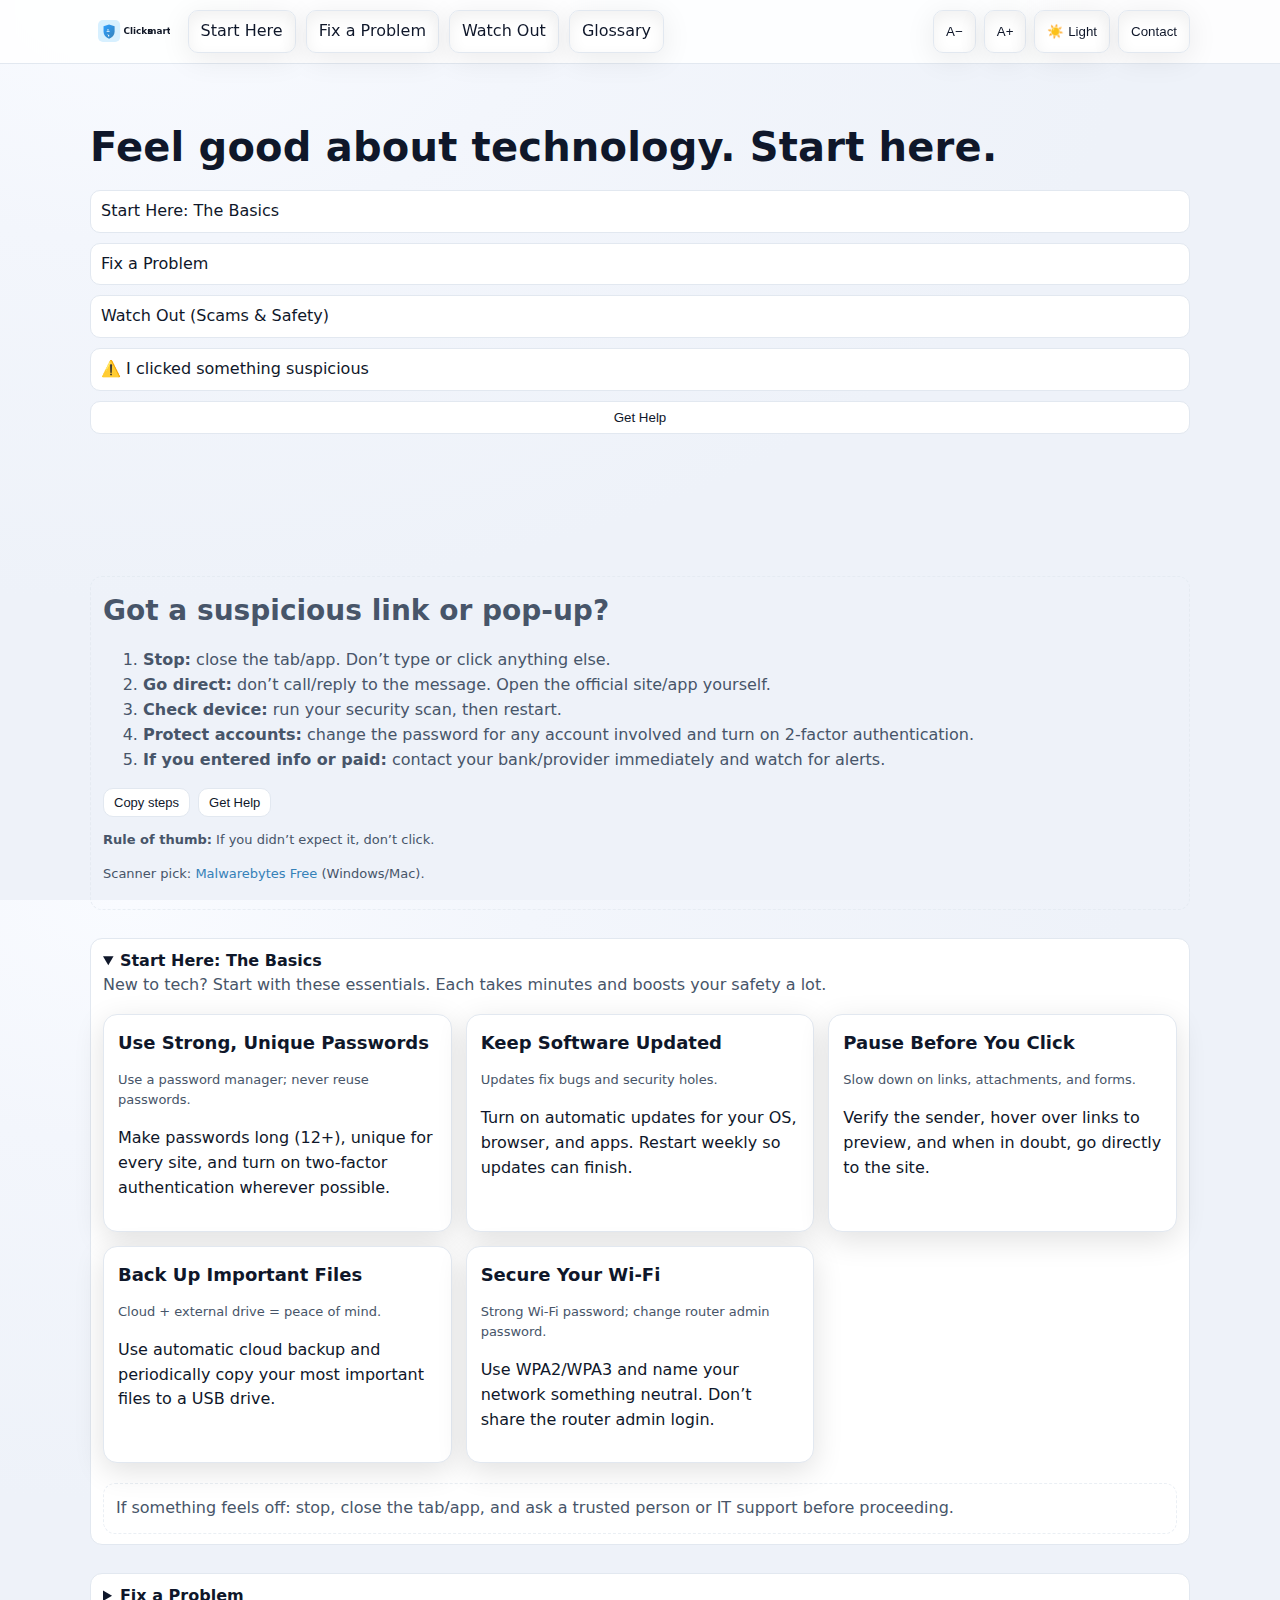
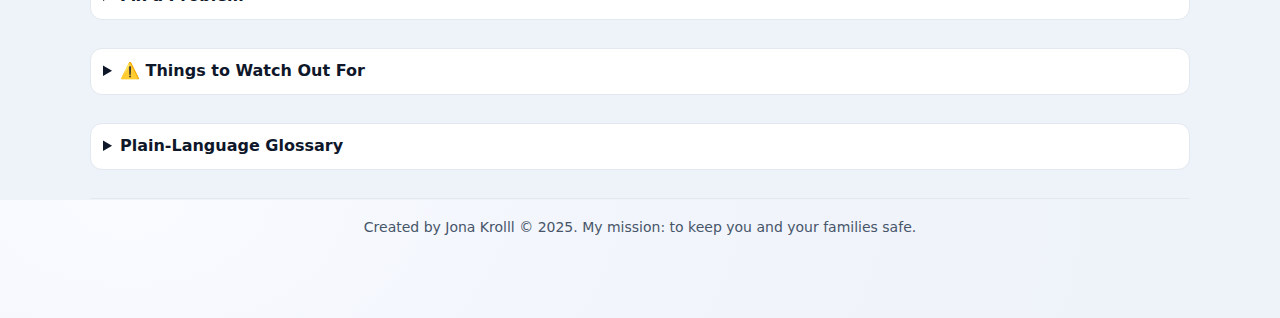
<file: index.html>
<!doctype html>
<html lang="en">
  <head>
    <meta charset="utf-8" />
    <meta name="viewport" content="width=device-width, initial-scale=1" />
    <link rel="icon" href="/favicon.svg" type="image/svg+xml">
    <title>Click Smart — Tech News, Tips, and Training</title>
    <meta name="description" content="A simple hub for staying safe online: tech news, troubleshooting tips, scams to watch for, and training videos." />
    <link rel="stylesheet" href="/public/styles/site.css">
    <meta name="referrer" content="strict-origin-when-cross-origin" />
  </head>
  <body>
    <a href="#main" class="skip-link">Skip to content</a>

    <nav class="nav" aria-label="Section navigation">
      <div class="inner">
        <a class="brand" href="/" aria-label="Click Smart home">
          <img src="/public/logo.svg" alt="Click Smart">
        </a>
        <button id="menu-btn" class="hamburger" aria-label="Toggle menu" aria-expanded="false" aria-controls="site-menu">
          <span></span><span></span><span></span>
        </button>
        <div id="site-menu" class="links">
          <a class="tab" href="#start-here">Start Here</a>
          <a class="tab" href="#fix">Fix a Problem</a>
          <a class="tab" href="#watch-out">Watch Out</a>
          <a class="tab" href="#glossary">Glossary</a>
        </div>
        <div class="ml-auto controls">
          <button id="font-dec" class="tab" aria-label="Decrease text size" title="Decrease text size">A−</button>
          <button id="font-inc" class="tab" aria-label="Increase text size" title="Increase text size">A+</button>
          <button id="theme-toggle" class="tab" aria-label="Toggle color theme" title="Toggle color theme">🌙 Dark</button>
          <button id="contact-open" class="tab" aria-label="Contact" title="Ask a Question">Contact</button>
        </div>
      </div>
    </nav>

    <div class="container">
      <header class="hero" aria-label="Homepage">
        <h1>Feel good about technology. Start here.</h1>
        <div class="home-cta">
          <a class="btn" href="#start-here">Start Here: The Basics</a>
          <a class="btn" href="#fix">Fix a Problem</a>
          <a class="btn" href="#watch-out">Watch Out (Scams & Safety)</a>
          <a class="btn" href="#panic">⚠️ I clicked something suspicious</a>
          <button id="contact-open-hero" class="btn" type="button">Get Help</button>
          
        </div>
      </header>
    </div>

    <main id="main" class="container" tabindex="-1">
      <section id="panic" aria-labelledby="panic-title" class="callout" style="margin-bottom:16px;">
        <h2 id="panic-title">Got a suspicious link or pop‑up?</h2>
        <ol>
          <li><strong>Stop:</strong> close the tab/app. Don’t type or click anything else.</li>
          <li><strong>Go direct:</strong> don’t call/reply to the message. Open the official site/app yourself.</li>
          <li><strong>Check device:</strong> run your security scan, then restart.</li>
          <li><strong>Protect accounts:</strong> change the password for any account involved and turn on 2‑factor authentication.</li>
          <li><strong>If you entered info or paid:</strong> contact your bank/provider immediately and watch for alerts.</li>
        </ol>
        <div class="form-actions">
          <button class="btn sm" data-copy-steps>Copy steps</button>
          <button class="btn sm" type="button" onclick="document.getElementById('contact-open').click()">Get Help</button>
        </div>
        <p class="small"><strong>Rule of thumb:</strong> If you didn’t expect it, don’t click.</p>
        <p class="small">Scanner pick: <a href="https://www.malwarebytes.com/" target="_blank" rel="noopener noreferrer">Malwarebytes Free</a> (Windows/Mac).</p>
      </section>
      
      <section id="start-here" class="accordion" aria-labelledby="start-here-title" data-collapse>
        <details open>
          <summary id="start-here-title">Start Here: The Basics</summary>
          <div class="section-body">
        <p class="lead">New to tech? Start with these essentials. Each takes minutes and boosts your safety a lot.</p>
        <div class="grid">
          <article class="card">
            <h3>Use Strong, Unique Passwords</h3>
            <p class="meta">Use a password manager; never reuse passwords.</p>
            <p>Make passwords long (12+), unique for every site, and turn on two‑factor authentication wherever possible.</p>
          </article>
          <article class="card">
            <h3>Keep Software Updated</h3>
            <p class="meta">Updates fix bugs and security holes.</p>
            <p>Turn on automatic updates for your OS, browser, and apps. Restart weekly so updates can finish.</p>
          </article>
          <article class="card">
            <h3>Pause Before You Click</h3>
            <p class="meta">Slow down on links, attachments, and forms.</p>
            <p>Verify the sender, hover over links to preview, and when in doubt, go directly to the site.</p>
          </article>
          <article class="card">
            <h3>Back Up Important Files</h3>
            <p class="meta">Cloud + external drive = peace of mind.</p>
            <p>Use automatic cloud backup and periodically copy your most important files to a USB drive.</p>
          </article>
          <article class="card">
            <h3>Secure Your Wi‑Fi</h3>
            <p class="meta">Strong Wi‑Fi password; change router admin password.</p>
            <p>Use WPA2/WPA3 and name your network something neutral. Don’t share the router admin login.</p>
          </article>
        </div>
        <div class="section-actions">
          <button class="btn show-more" data-collapse-toggle>Show all</button>
        </div>
        <div class="callout mt-10">If something feels off: stop, close the tab/app, and ask a trusted person or IT support before proceeding.</div>
          </div>
        </details>
      </section>
      

      <section id="fix" class="accordion" aria-labelledby="fix-title">
        <details>
          <summary id="fix-title">Fix a Problem</summary>
          <div class="section-body">
        <p class="lead">Pick an issue. Then choose your device and follow 3–5 steps.</p>
        <div class="search-row" style="margin:8px 0 14px;">
          <label for="guide-search" class="sr-only">Search guides</label>
          <input id="guide-search" class="form-input" type="search" placeholder="Search guides (wifi, printer, login, cache…)" />
        </div>

        <div class="grid">
          <article class="card guide" id="guide-slow-computer">
            <h3>Fix a Slow Device</h3>
            <p class="meta"><strong>Do this now (10–30 sec):</strong> Restart your device. If it’s hot, let it cool for 5 minutes.</p>
            <div class="tabs" data-tabs>
              <div role="tablist" class="tablist" aria-label="Devices">
                <button role="tab" aria-selected="true" class="tab-btn" data-tab="win">Windows</button>
                <button role="tab" aria-selected="false" class="tab-btn" data-tab="mac">Mac</button>
                <button role="tab" aria-selected="false" class="tab-btn" data-tab="ios">iPhone</button>
                <button role="tab" aria-selected="false" class="tab-btn" data-tab="android">Android</button>
              </div>
              <div role="tabpanel" class="tab-panel" data-panel="win">
                <ol>
                  <li>Press Ctrl + Shift + Esc → Processes → end apps at 90–100% CPU.</li>
                  <li>Settings → Windows Update → Check for updates.</li>
                  <li>Settings → Apps → Startup → turn off apps you don’t need.</li>
                  <li>Settings → System → Storage → run Storage Sense.</li>
                  <li>If still slow: Settings → System → Recovery → Advanced startup → try Startup Repair.</li>
                </ol>
              </div>
              <div role="tabpanel" class="tab-panel hidden" data-panel="mac">
                <ol>
                  <li> → System Settings → General → Software Update.</li>
                  <li>Activity Monitor → CPU tab → quit apps at 90–100%.</li>
                  <li>System Settings → Login Items → turn off extras.</li>
                  <li>About This Mac → Storage → Manage → free up space.</li>
                  <li>If still slow: Shut down → power on and hold Shift for Safe Mode.</li>
                </ol>
              </div>
              <div role="tabpanel" class="tab-panel hidden" data-panel="ios">
                <ol>
                  <li>Settings → General → Software Update.</li>
                  <li>Settings → Battery → Battery Health (check for issues).</li>
                  <li>Settings → General → iPhone Storage → offload big apps.</li>
                  <li>Restart iPhone.</li>
                  <li>If still slow: Settings → General → Transfer or Reset → Reset All Settings.</li>
                </ol>
              </div>
              <div role="tabpanel" class="tab-panel hidden" data-panel="android">
                <ol>
                  <li>Settings → System → System update.</li>
                  <li>Settings → Battery → Battery usage → stop power‑hungry apps.</li>
                  <li>Settings → Storage → free space (remove downloads, clear app cache).</li>
                  <li>Restart phone.</li>
                  <li>If still slow: Safe Mode (long‑press Power Off).</li>
                </ol>
              </div>
            </div>
            <p class="meta"><strong>Why it matters:</strong> Updates and closing heavy apps fix most slowdowns.</p>
            <p class="meta"><strong>If that didn’t work:</strong> Back up files, then ask for help below.</p>
            <p class="meta"><strong>Safety tip:</strong> Don’t install “speed booster” apps—most add clutter.</p>
            <div class="form-actions">
              <button class="btn sm" data-copy-steps>Copy steps</button>
              <button class="btn sm" data-print="#guide-slow-computer">Print</button>
              <button class="btn sm" type="button" onclick="document.getElementById('contact-open').click()">Get Help</button>
            </div>
            <p class="small">Need help? Click ‘Get Help’ — we’ll reply by email, no judgment.</p>
          </article>

          <!-- Template stubs for other top issues -->
          <article class="card guide" id="guide-connect-wifi">
            <h3>Connect to Wi‑Fi</h3>
            <p class="meta">Pick your device and follow the steps.</p>
            <div class="tabs" data-tabs>
              <div role="tablist" class="tablist" aria-label="Devices">
                <button role="tab" aria-selected="true" class="tab-btn" data-tab="win">Windows</button>
                <button role="tab" aria-selected="false" class="tab-btn" data-tab="mac">Mac</button>
                <button role="tab" aria-selected="false" class="tab-btn" data-tab="ios">iPhone</button>
                <button role="tab" aria-selected="false" class="tab-btn" data-tab="android">Android</button>
              </div>
               <div role="tabpanel" class="tab-panel" data-panel="win">
                <ol>
                  <li>Start → Settings → Network & Internet → Wi‑Fi → turn On.</li>
                  <li>Click “Show available networks”, choose your Wi‑Fi, select <em>Connect</em>, enter the password.</li>
                  <li>If it fails: select the network → <em>Forget</em>, then connect again.</li>
                  <li>Airplane mode off; toggle Wi‑Fi Off/On; restart your PC and router.</li>
                  <li>Still no luck: Settings → Network & Internet → Advanced network settings → Network reset.</li>
                </ol>
              </div>
              <div role="tabpanel" class="tab-panel hidden" data-panel="mac">
                <ol>
                  <li>Apple menu → System Settings → Wi‑Fi → turn On.</li>
                  <li>Select your network, enter password, and check “Auto‑Join”.</li>
                  <li>If it fails: System Settings → Wi‑Fi → Details next to your network → <em>Forget This Network</em>, then reconnect.</li>
                  <li>Turn Wi‑Fi Off/On from the menu bar; restart Mac and router.</li>
                  <li>Advanced: System Settings → Network → Wi‑Fi → Details → TCP/IP → <em>Renew DHCP Lease</em>.</li>
                </ol>
              </div>
              <div role="tabpanel" class="tab-panel hidden" data-panel="ios">
                <ol>
                  <li>Settings → Wi‑Fi → turn On; tap your network; enter password.</li>
                  <li>Toggle Airplane Mode On/Off; then try connecting again.</li>
                  <li>If it fails: Settings → Wi‑Fi → tap the ⓘ next to the network → <em>Forget This Network</em> → reconnect.</li>
                  <li>Low power? Charge or exit Low Power Mode; restart iPhone.</li>
                  <li>Still failing: Settings → General → Transfer or Reset → Reset → <em>Reset Network Settings</em>.</li>
                </ol>
              </div>
              <div role="tabpanel" class="tab-panel hidden" data-panel="android">
                <ol>
                  <li>Settings → Network & internet (or Connections) → Internet/Wi‑Fi → turn On.</li>
                  <li>Tap your network, enter password, and connect.</li>
                  <li>If it fails: long‑press the network → <em>Forget</em> → reconnect.</li>
                  <li>Toggle Airplane Mode Off/On; restart phone and router.</li>
                  <li>Still failing: Settings → System → Reset options → <em>Reset Wi‑Fi, mobile & Bluetooth</em>.</li>
                </ol>
              </div>
            </div>
            <div class="form-actions">
              <button class="btn sm" data-copy-steps>Copy steps</button>
              <button class="btn sm" data-print="#guide-connect-wifi">Print</button>
            </div>
          </article>

          <article class="card guide" id="guide-cant-login">
            <h3>Can’t Log In</h3>
            <p class="meta">Recover access safely and lock down your account.</p>
            <ol>
              <li>Verify the site/app address is correct; avoid links in emails. Open the site directly.</li>
              <li>Check Caps Lock/keyboard layout; try your password manager’s saved entry.</li>
              <li>Click <em>Forgot password</em>; use email/SMS or recovery app to reset. Create a strong, unique password.</li>
              <li>Have 2FA? Use your authenticator app or backup codes; avoid approving unexpected push prompts.</li>
              <li>After access: review recent activity, sign out other sessions, and update recovery email/phone.</li>
            </ol>
            <div class="form-actions"><button class="btn sm" data-copy-steps>Copy steps</button><button class="btn sm" data-print="#guide-cant-login">Print</button></div>
          </article>

          <article class="card guide" id="guide-printer">
            <h3>Printer Not Working</h3>
            <p class="meta">Fix connection, queue, and driver issues quickly.</p>
            <ol>
              <li>Power: printer on, paper loaded, no jams; check Wi‑Fi or USB cable.</li>
              <li>Restart printer and computer; make sure both are on the same network.</li>
              <li>Windows: Settings → Bluetooth & devices → Printers & scanners → select printer → <em>Run troubleshooter</em>.</li>
              <li>macOS: System Settings → Printers & Scanners → select printer → <em>Open Print Queue</em> → clear paused jobs; remove and re‑add if needed.</li>
              <li>Update or reinstall the printer driver/app from the manufacturer’s website.</li>
            </ol>
            <div class="form-actions"><button class="btn sm" data-copy-steps>Copy steps</button><button class="btn sm" data-print="#guide-printer">Print</button></div>
          </article>

          <article class="card guide" id="guide-storage">
            <h3>Free Up Storage</h3>
            <p class="meta">Clear space safely without losing important files.</p>
            <ul>
              <li>Empty Recycle Bin/Trash; delete large Downloads and duplicate files.</li>
              <li>Uninstall unused apps. On phones, offload rarely used apps.</li>
              <li>Move photos/videos to cloud (iCloud/Google Photos/OneDrive) or external drive.</li>
              <li>Windows: Settings → System → Storage → <em>Storage Sense</em> (enable).</li>
              <li>macOS: About This Mac → More Info → Storage → <em>Manage</em> (Recommendations).</li>
            </ul>
            <div class="form-actions"><button class="btn sm" data-copy-steps>Copy steps</button><button class="btn sm" data-print="#guide-storage">Print</button></div>
          </article>

          <article class="card guide" id="guide-cache">
            <h3>Clear Browser Cache</h3>
            <p class="meta">Fix odd website behavior and sign‑in loops.</p>
            <details>
              <summary><strong>Chrome / Edge</strong></summary>
              Settings → Privacy & Security → Clear browsing data → Time range: <em>All time</em> → check <em>Cached images and files</em> (keep passwords if you prefer) → Clear.
            </details>
            <details>
              <summary><strong>Safari (Mac/iPhone)</strong></summary>
              Mac: Safari → Preferences → Advanced → enable Develop menu → Develop → Empty Caches. iPhone: Settings → Safari → Clear History and Website Data.
            </details>
            <details>
              <summary><strong>Firefox</strong></summary>
              Settings → Privacy & Security → Cookies and Site Data → Clear Data → <em>Cached Web Content</em>.
            </details>
            <div class="form-actions"><button class="btn sm" data-copy-steps>Copy steps</button><button class="btn sm" data-print="#guide-cache">Print</button></div>
          </article>

          <article class="card guide" id="guide-update-phone">
            <h3>Update Your Phone</h3>
            <p class="meta">Install the latest security and stability fixes.</p>
            <ul>
              <li>iPhone: Settings → General → Software Update → <em>Download and Install</em>.</li>
              <li>Android: Settings → System → System update → <em>Check for update</em>.</li>
              <li>Update apps: App Store/Play Store → tap profile → Update All.</li>
              <li>Charge to at least 50% and connect to Wi‑Fi before updating.</li>
            </ul>
            <div class="form-actions"><button class="btn sm" data-copy-steps>Copy steps</button><button class="btn sm" data-print="#guide-update-phone">Print</button></div>
          </article>

          <article class="card guide" id="guide-app-crash">
            <h3>App Keeps Crashing</h3>
            <p class="meta">Stabilize the app in a few quick steps.</p>
            <ol>
              <li>Update the app from the App Store/Play Store; update your OS.</li>
              <li>Force close the app; restart your device.</li>
              <li>Free up storage; apps crash when space is low.</li>
              <li>iPhone: Settings → General → iPhone Storage → select app → <em>Offload App</em>, then reinstall.</li>
              <li>Android: Settings → Apps → [App] → Storage & cache → <em>Clear cache</em> (and if needed, <em>Clear storage</em>), then reinstall.</li>
            </ol>
            <div class="form-actions"><button class="btn sm" data-copy-steps>Copy steps</button><button class="btn sm" data-print="#guide-app-crash">Print</button></div>
          </article>
        </div>
          </div>
        </details>
      </section>

      <section id="watch-out" class="accordion" aria-labelledby="watch-out-title" data-collapse>
        <details>
          <summary id="watch-out-title">⚠️ Things to Watch Out For</summary>
          <div class="section-body">
        <p class="lead">Recognize common scams and risky patterns. When in doubt, pause and verify via official channels.</p>

        <div class="grid">
          <div class="card">
            <h3>Phishing Emails & Texts</h3>
            <p class="meta">“Your account is locked” or “Unusual sign‑in detected.”</p>
            <p><span class="pill bad">Red flag</span> Urgent tone + links to sign in.</p>
            <p><span class="pill good">Do</span> Go to the site directly; don’t use message links.</p>
          </div>
          <div class="card">
            <h3>MFA Fatigue Attacks</h3>
            <p class="meta">Repeated push notifications asking you to approve a login.</p>
            <p><span class="pill bad">Red flag</span> Approvals you didn’t initiate.</p>
            <p><span class="pill good">Do</span> Deny and change password; switch to code‑based MFA.</p>
          </div>
          <div class="card">
            <h3>Tech Support Scams</h3>
            <p class="meta">Pop‑ups “from Microsoft/Apple” asking you to call a number.</p>
            <p><span class="pill bad">Red flag</span> Requests for remote access or gift cards.</p>
            <p><span class="pill good">Do</span> Close the tab; contact support via the official site.</p>
          </div>
          <div class="card">
            <h3>Fake Invoices & Job Offers</h3>
            <p class="meta">Attachments requiring payment or “urgent onboarding” forms.</p>
            <p><span class="pill warn">Check</span> Sender domain and request via a known channel.</p>
            <p><span class="pill good">Do</span> Verify with the company’s website or HR before acting.</p>
          </div>
          <div class="card">
            <h3>QR Code & Link Shorteners</h3>
            <p class="meta">Codes posted in public or shortened links in messages.</p>
            <p><span class="pill bad">Red flag</span> Unexpected payment or login prompts.</p>
            <p><span class="pill good">Do</span> Preview destination; use your camera’s link preview feature.</p>
          </div>
          <div class="card">
            <h3>Crypto & Investment Promises</h3>
            <p class="meta">Guaranteed returns, celebrity endorsements, or urgent timelines.</p>
            <p><span class="pill bad">Red flag</span> Pressure to move money quickly to new accounts.</p>
            <p><span class="pill good">Do</span> Stop and consult a trusted person or advisor.</p>
          </div>
          <div class="card">
            <h3>Report a Scam</h3>
            <p class="meta">Report fraud to help others and assist investigators.</p>
            <ul class="small">
              <li><a href="https://reportfraud.ftc.gov/" target="_blank" rel="noopener noreferrer">FTC: reportfraud.ftc.gov</a></li>
              <li><a href="https://www.ic3.gov/" target="_blank" rel="noopener noreferrer">FBI Internet Crime Complaint Center (IC3)</a></li>
              <li><a href="https://www.usa.gov/state-attorney-general" target="_blank" rel="noopener noreferrer">Your State Attorney General</a></li>
            </ul>
          </div>
        </div>
        <div class="section-actions">
          <button class="btn show-more" data-collapse-toggle>Show all</button>
        </div>
          </div>
        </details>
      </section>

      

      <section id="glossary" class="accordion" aria-labelledby="glossary-title">
        <details>
          <summary id="glossary-title">Plain‑Language Glossary</summary>
          <div class="section-body">
        <details>
          <summary><strong>Two‑Factor Authentication (2FA)</strong></summary>
          Adds a second step to login (like a code on your phone) to protect your account even if a password leaks.
        </details>
        <details>
          <summary><strong>Phishing</strong></summary>
          A fake message or website that tries to trick you into giving passwords, money, or personal info.
        </details>
        <details>
          <summary><strong>Malware</strong></summary>
          Harmful software (like viruses or ransomware) that can steal data, lock files, or slow your device.
        </details>
        <details>
          <summary><strong>Backup</strong></summary>
          A copy of your important files so you can recover them if your device is lost, broken, or infected.
        </details>
        <details>
          <summary><strong>MFA vs. 2FA</strong></summary>
          2FA uses two factors (password + code). MFA means two or more, like password + code + fingerprint. More factors = stronger security.
        </details>
        <details>
          <summary><strong>VPN</strong></summary>
          A Virtual Private Network encrypts internet traffic and can hide your IP from sites and Wi‑Fi providers. Use trusted providers only.
        </details>
        <details>
          <summary><strong>Cloud</strong></summary>
          Files or services running on someone else’s computers (“servers”) on the internet, accessible from your devices.
        </details>
        <details>
          <summary><strong>Cache</strong></summary>
          Temporary storage used by apps/browsers to speed things up. Clearing it can fix loading or login issues.
        </details>
        <details>
          <summary><strong>Cookies</strong></summary>
          Small files a website saves in your browser to keep you logged in or remember settings. Can also be used for tracking.
        </details>
          </div>
        </details>
      </section>

      <footer aria-label="Footer" class="global-footer">
        <div>Created by Jona Krolll © 2025. My mission: to keep you and your families safe.</div>
      </footer>
    </main>

    <!-- Contact Modal -->
    <div id="contact-modal" class="modal" role="dialog" aria-modal="true" aria-labelledby="contact-title" hidden>
      <div class="modal-backdrop" data-close></div>
      <div class="modal-content" role="document">
        <button class="modal-close" aria-label="Close" data-close>×</button>
        <h2 id="contact-title">Ask a Question</h2>
        <p class="small">We’ll get back to you at the reply‑to address from your message if provided; otherwise we’ll respond with general guidance.</p>
        <form id="contact-form" novalidate>
          <label class="form-label" for="cf-name">Your Name</label>
          <input id="cf-name" name="name" class="form-input" type="text" inputmode="text" autocomplete="name" maxlength="80" required>

          <label class="form-label" for="cf-msg">Your Question</label>
          <textarea id="cf-msg" name="message" class="form-textarea" rows="6" maxlength="2000" required></textarea>

          <div class="form-actions">
            <button id="cf-submit" class="btn" type="submit">Send</button>
            <button class="btn" type="button" data-close>Cancel</button>
          </div>
          <p id="cf-status" class="small" aria-live="polite"></p>
        </form>
      </div>
    </div>

    <script src="/public/scripts/site.js"></script>
  </body>
  </html>
</file>
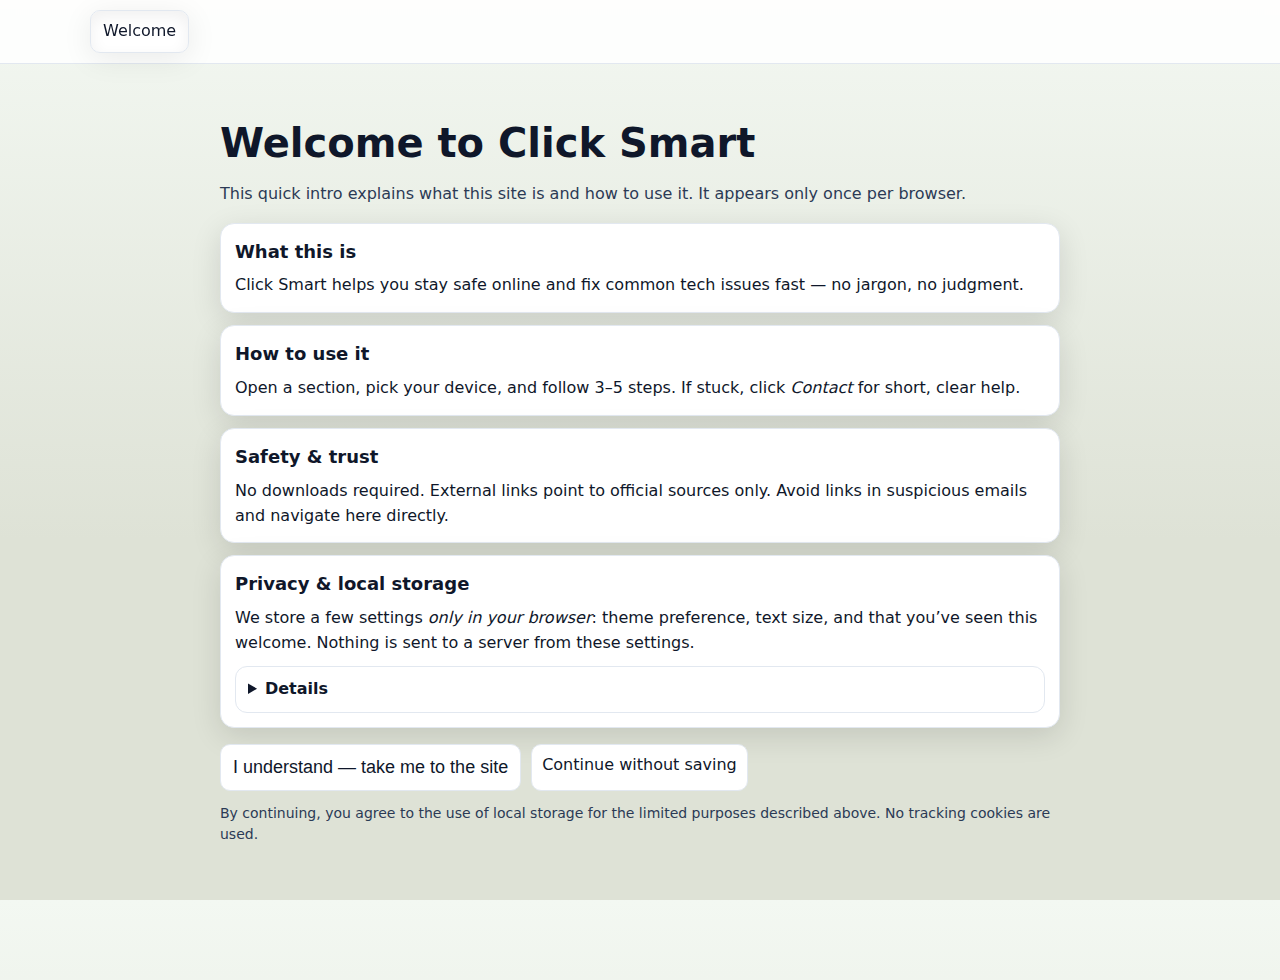
<file: onboarding.html>
<!doctype html>
<html lang="en">
  <head>
    <meta charset="utf-8" />
    <meta name="viewport" content="width=device-width, initial-scale=1" />
    <link rel="icon" href="/favicon.svg" type="image/svg+xml">
    <title>Welcome — Click Smart</title>
    <meta name="description" content="Welcome to Click Smart: learn what this site offers and how we use your browser's local storage for preferences." />
    <meta name="referrer" content="strict-origin-when-cross-origin" />
    <link rel="stylesheet" href="styles/site.css" />
    <style>
      .welcome { max-width: 840px; margin: 0 auto; padding: 24px 0 40px; }
      .welcome h1 { margin: 0 0 8px; font-size: clamp(28px, 4.5vw, 40px); }
      .welcome .lead { margin: 0 0 16px; color: var(--muted); }
      .steps { display: grid; grid-template-columns: 1fr; gap: 12px; margin-top: 10px; }
      .steps .card p { margin: 6px 0 0; }
      .actions { display: flex; flex-wrap: wrap; gap: 10px; margin-top: 16px; }
      .note { margin-top: 12px; color: var(--muted); font-size: 14px; }
    </style>
    <script>
      (function(){
        try {
          const url = new URL(location.href);
          const returnTo = url.searchParams.get('return') || 'Tech_News.html';
          if (localStorage.getItem('cs_welcome_ack') === '1') {
            location.replace(returnTo);
          }
          window.__returnTo = returnTo;
        } catch(_) {}
      })();
    </script>
  </head>
  <body>
    <a href="#main" class="skip-link">Skip to content</a>
    <nav class="nav" aria-label="Top">
      <div class="inner">
        <span class="tab" aria-current="page">Welcome</span>
        <div class="ml-auto"></div>
      </div>
    </nav>
    <main id="main" class="container">
      <section class="welcome">
        <h1>Welcome to Click Smart</h1>
        <p class="lead">This quick intro explains what this site is and how to use it. It appears only once per browser.</p>

        <div class="steps">
          <article class="card">
            <h3>What this is</h3>
            <p>Click Smart helps you stay safe online and fix common tech issues fast — no jargon, no judgment.</p>
          </article>
          <article class="card">
            <h3>How to use it</h3>
            <p>Open a section, pick your device, and follow 3–5 steps. If stuck, click <em>Contact</em> for short, clear help.</p>
          </article>
          <article class="card">
            <h3>Safety & trust</h3>
            <p>No downloads required. External links point to official sources only. Avoid links in suspicious emails and navigate here directly.</p>
          </article>
          <article class="card">
            <h3>Privacy & local storage</h3>
            <p>We store a few settings <em>only in your browser</em>: theme preference, text size, and that you’ve seen this welcome. Nothing is sent to a server from these settings.</p>
            <details class="mt-10">
              <summary><strong>Details</strong></summary>
              <ul>
                <li>Keys used: <code>theme-preference</code>, <code>font-size-pct</code>, <code>cs_welcome_ack</code>.</li>
                <li>Clearing your browser data will reset these. On shared/public devices, consider using a private window.</li>
                <li>If your browser blocks storage, the welcome may show again next visit.</li>
              </ul>
            </details>
          </article>
        </div>

        <div class="actions">
          <button id="ack" class="btn primary big">I understand — take me to the site</button>
          <a id="continue" class="btn" href="Tech_News.html?skip_welcome=1">Continue without saving</a>
        </div>
        <p class="note">By continuing, you agree to the use of local storage for the limited purposes described above. No tracking cookies are used.</p>
      </section>
    </main>

    <script>
      (function(){
        const ack = document.getElementById('ack');
        const cont = document.getElementById('continue');
        const dest = (window.__returnTo || 'Tech_News.html');
        ack?.addEventListener('click', () => {
          try { localStorage.setItem('cs_welcome_ack','1'); } catch(_) {}
          location.replace(dest);
        });
        cont?.setAttribute('href', dest + (dest.includes('?') ? '&' : '?') + 'skip_welcome=1');
      })();
    </script>
  </body>
  </html>
</file>
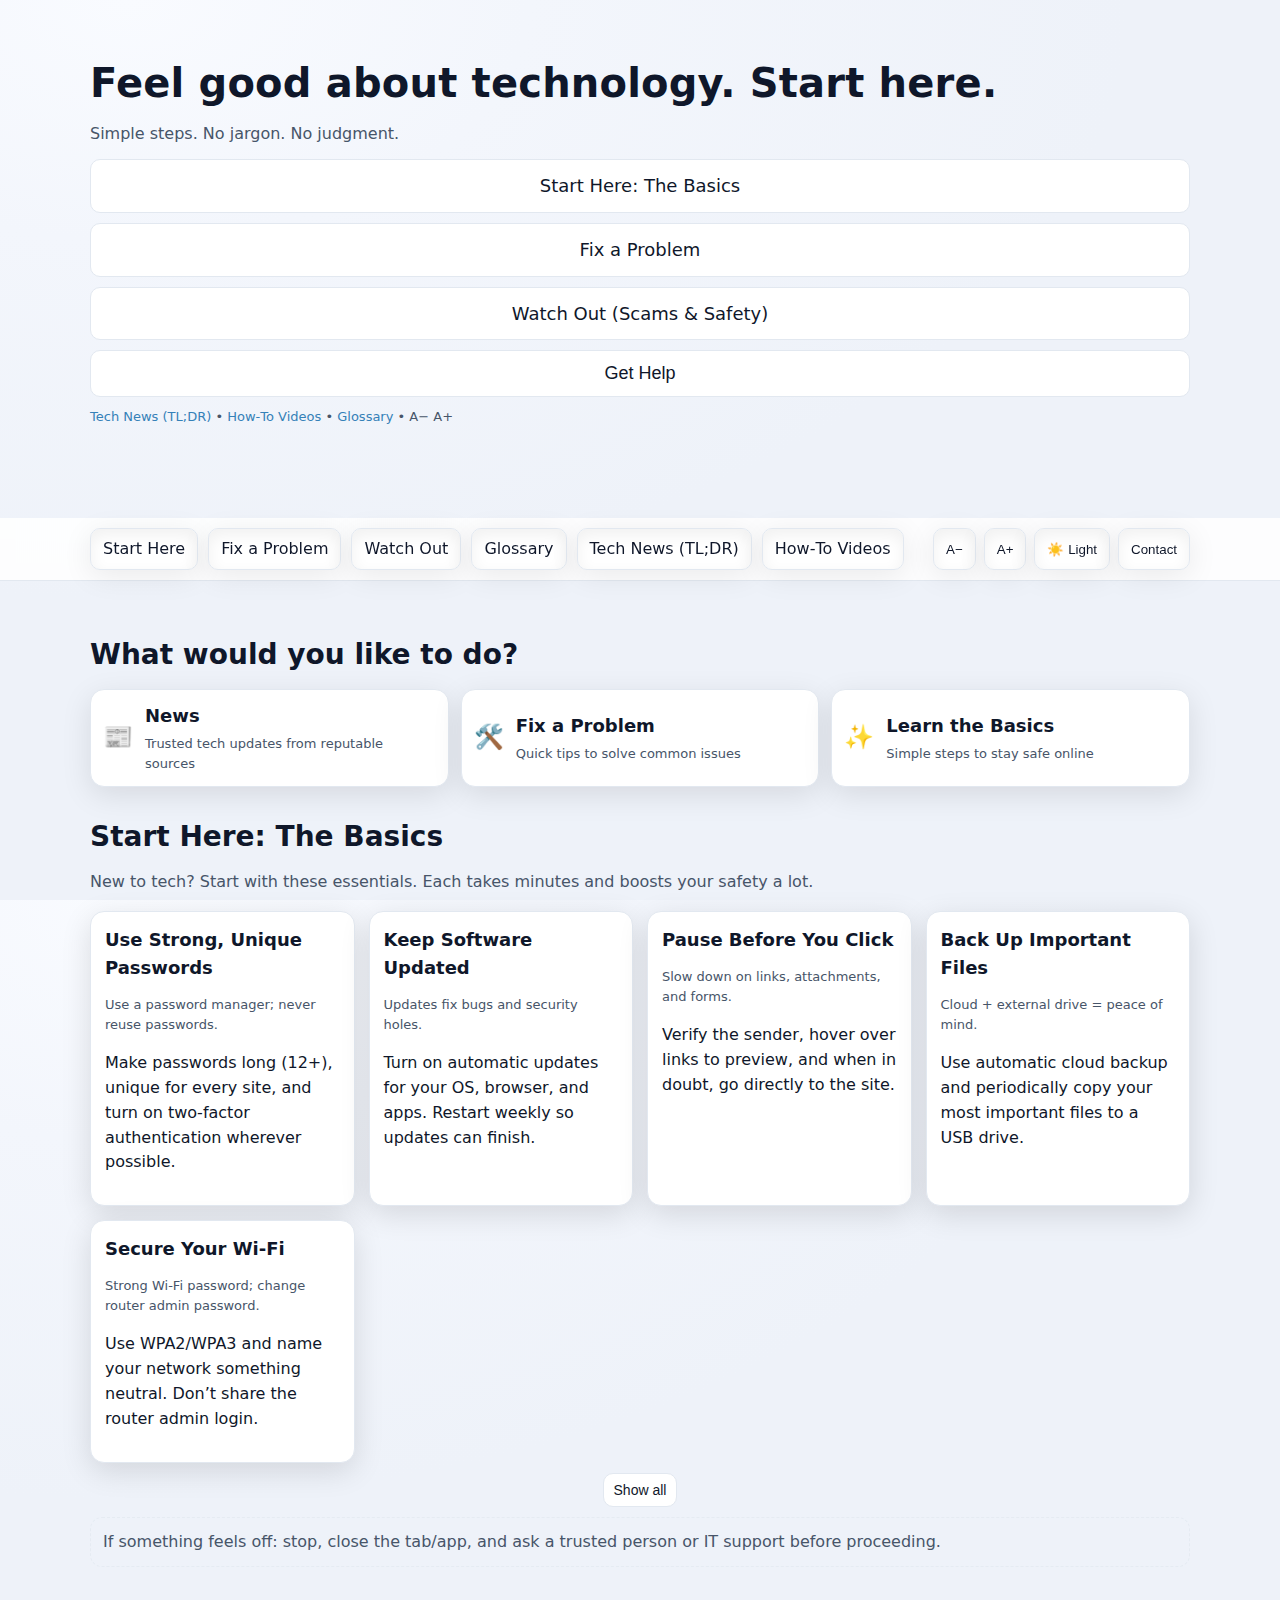
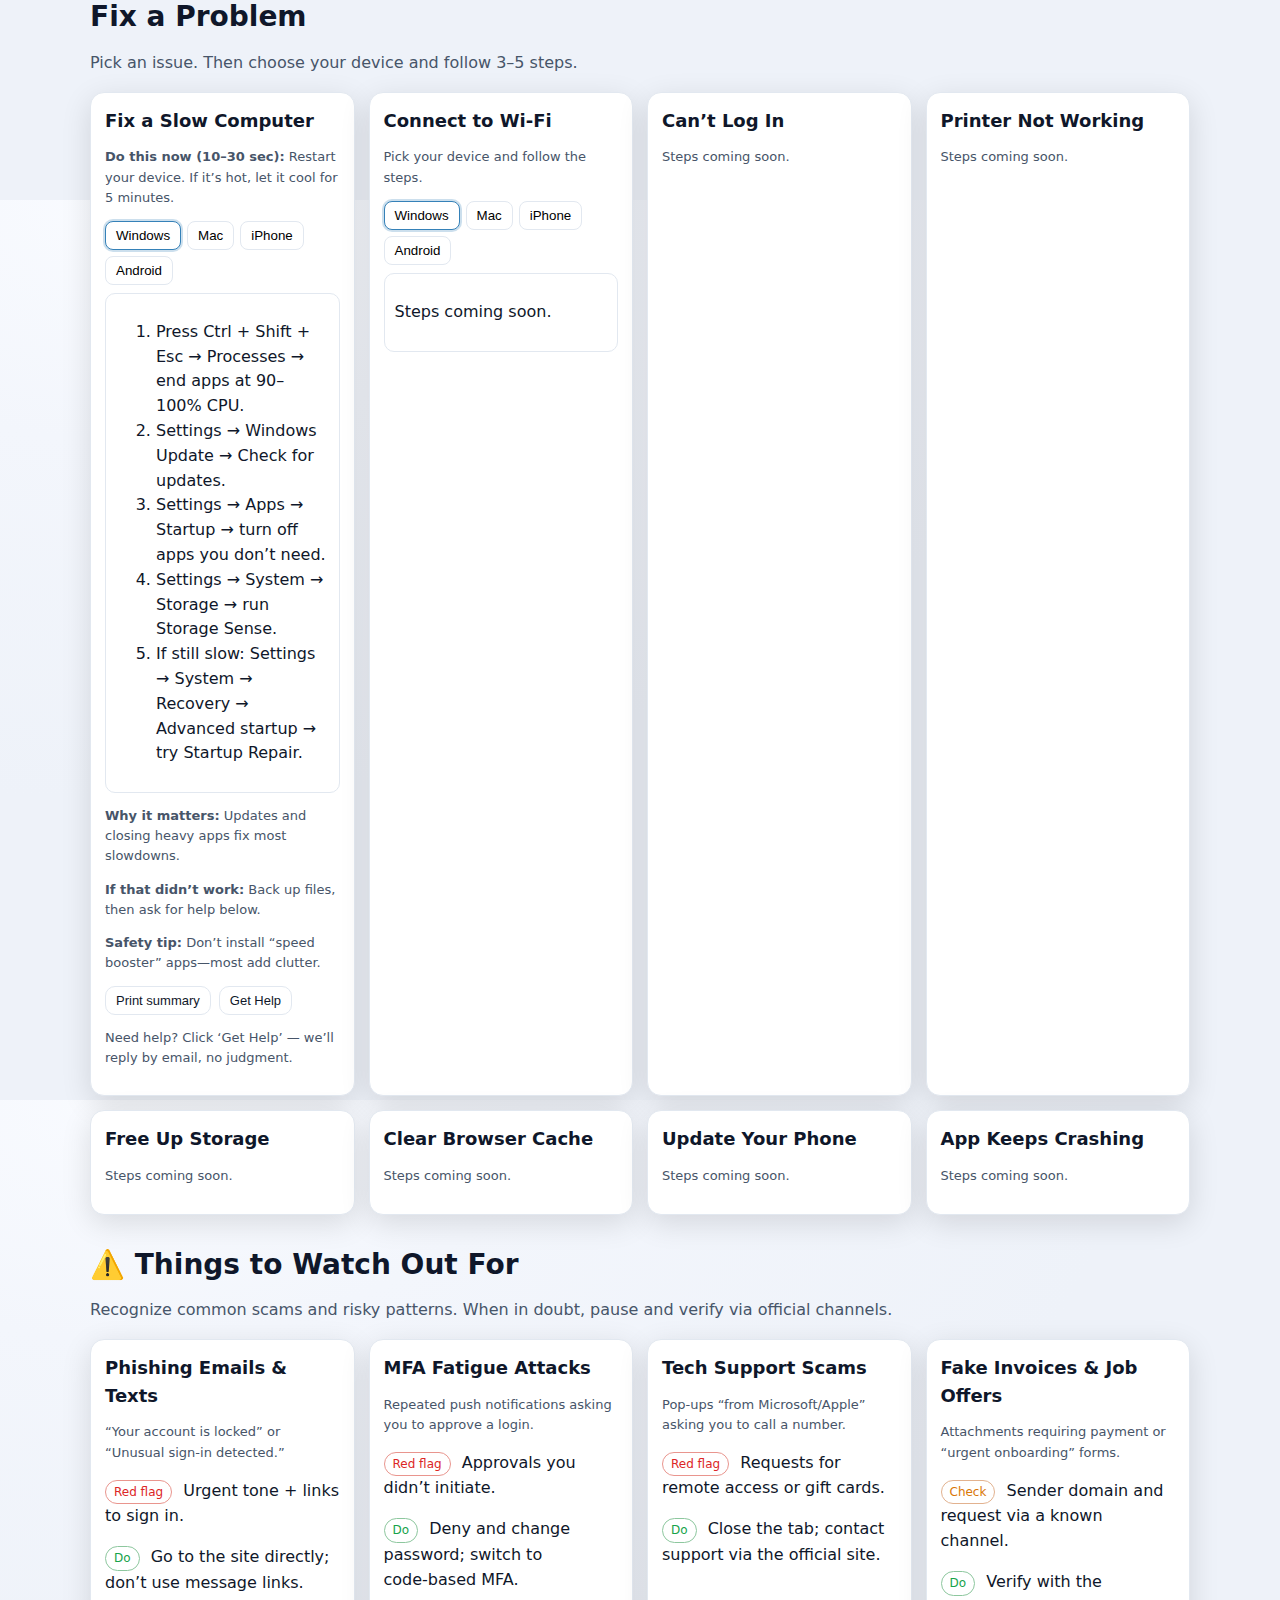
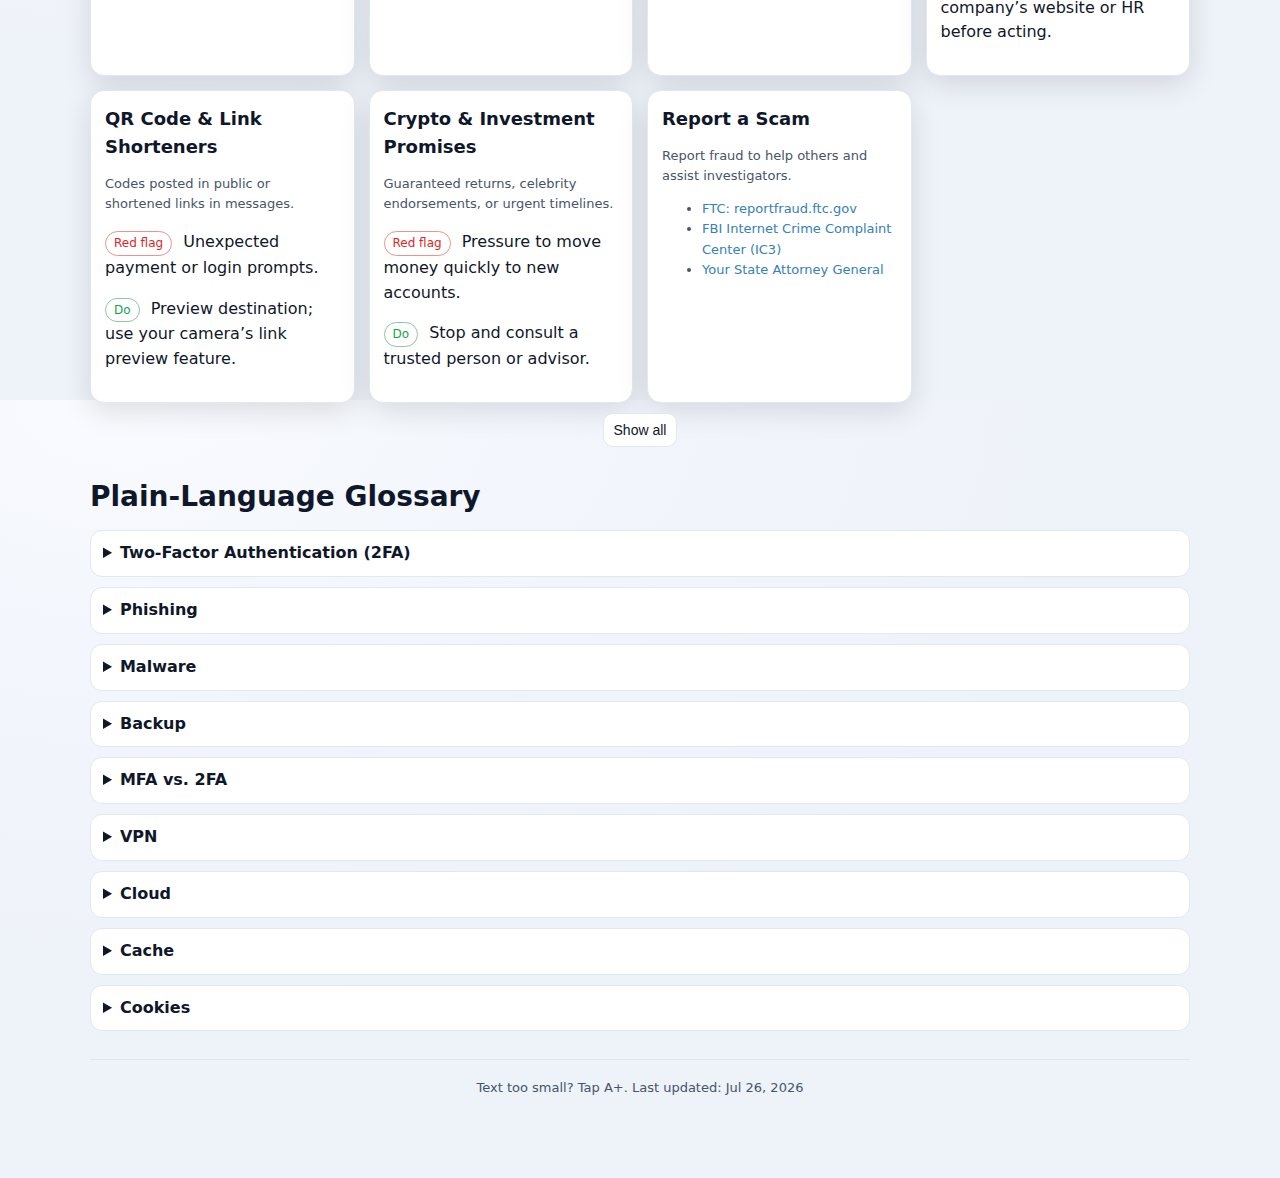
<file: Tech_News.html>
<!doctype html>
<html lang="en">
  <head>
    <meta charset="utf-8" />
    <meta name="viewport" content="width=device-width, initial-scale=1" />
    <link rel="icon" href="/favicon.svg" type="image/svg+xml">
    <title>Click Smart — Tech News, Tips, and Training</title>
    <meta name="description" content="A simple hub for staying safe online: tech news, troubleshooting tips, scams to watch for, and training videos." />
    <link rel="stylesheet" href="styles/site.css" />
    <meta name="referrer" content="strict-origin-when-cross-origin" />
  </head>
  <body>
    <a href="#main" class="skip-link">Skip to content</a>

    <div class="container">
      <header class="hero" aria-label="Homepage">
        <h1>Feel good about technology. Start here.</h1>
        <p>Simple steps. No jargon. No judgment.</p>
        <div class="home-cta">
          <a class="btn primary big" href="#start-here">Start Here: The Basics</a>
          <a class="btn primary big" href="#fix">Fix a Problem</a>
          <a class="btn primary big" href="#watch-out">Watch Out (Scams & Safety)</a>
          <button id="contact-open-hero" class="btn primary big" type="button">Get Help</button>
          <div class="secondary-links small">
            <a href="tldr.html">Tech News (TL;DR)</a> • <a href="videos.html">How‑To Videos</a> • <a href="#glossary">Glossary</a> • A− A+
          </div>
        </div>
      </header>
    </div>

    <nav class="nav" aria-label="Section navigation">
      <div class="inner">
        <button id="menu-btn" class="hamburger" aria-label="Toggle menu" aria-expanded="false" aria-controls="site-menu">
          <span></span><span></span><span></span>
        </button>
        <div id="site-menu" class="links">
          <a class="tab" href="#start-here">Start Here</a>
          <a class="tab" href="#fix">Fix a Problem</a>
          <a class="tab" href="#watch-out">Watch Out</a>
          <a class="tab" href="#glossary">Glossary</a>
          <a class="tab" href="tldr.html">Tech News (TL;DR)</a>
          <a class="tab" href="videos.html">How‑To Videos</a>
        </div>
        <div class="ml-auto controls">
          <button id="font-dec" class="tab" aria-label="Decrease text size" title="Decrease text size">A−</button>
          <button id="font-inc" class="tab" aria-label="Increase text size" title="Increase text size">A+</button>
          <button id="theme-toggle" class="tab" aria-label="Toggle color theme" title="Toggle color theme">🌙 Dark</button>
          <button id="contact-open" class="tab" aria-label="Contact" title="Ask a Question">Contact</button>
        </div>
      </div>
    </nav>

    <main id="main" class="container" tabindex="-1">
      <section id="overview" aria-labelledby="overview-title">
        <h2 id="overview-title">What would you like to do?</h2>
        <div class="overview-grid">
          <a class="overview-card" href="#tech-news">
            <div class="oc-emoji">📰</div>
            <div class="oc-body">
              <h3>News</h3>
              <p class="meta">Trusted tech updates from reputable sources</p>
            </div>
          </a>
          <a class="overview-card" href="#troubleshooting">
            <div class="oc-emoji">🛠️</div>
            <div class="oc-body">
              <h3>Fix a Problem</h3>
              <p class="meta">Quick tips to solve common issues</p>
            </div>
          </a>
          <a class="overview-card" href="#start-here">
            <div class="oc-emoji">✨</div>
            <div class="oc-body">
              <h3>Learn the Basics</h3>
              <p class="meta">Simple steps to stay safe online</p>
            </div>
          </a>
        </div>
      </section>
      <section id="start-here" aria-labelledby="start-here-title" data-collapse>
        <h2 id="start-here-title">Start Here: The Basics</h2>
        <p class="lead">New to tech? Start with these essentials. Each takes minutes and boosts your safety a lot.</p>
        <div class="grid">
          <article class="card">
            <h3>Use Strong, Unique Passwords</h3>
            <p class="meta">Use a password manager; never reuse passwords.</p>
            <p>Make passwords long (12+), unique for every site, and turn on two‑factor authentication wherever possible.</p>
          </article>
          <article class="card">
            <h3>Keep Software Updated</h3>
            <p class="meta">Updates fix bugs and security holes.</p>
            <p>Turn on automatic updates for your OS, browser, and apps. Restart weekly so updates can finish.</p>
          </article>
          <article class="card">
            <h3>Pause Before You Click</h3>
            <p class="meta">Slow down on links, attachments, and forms.</p>
            <p>Verify the sender, hover over links to preview, and when in doubt, go directly to the site.</p>
          </article>
          <article class="card">
            <h3>Back Up Important Files</h3>
            <p class="meta">Cloud + external drive = peace of mind.</p>
            <p>Use automatic cloud backup and periodically copy your most important files to a USB drive.</p>
          </article>
          <article class="card">
            <h3>Secure Your Wi‑Fi</h3>
            <p class="meta">Strong Wi‑Fi password; change router admin password.</p>
            <p>Use WPA2/WPA3 and name your network something neutral. Don’t share the router admin login.</p>
          </article>
        </div>
        <div class="section-actions">
          <button class="btn show-more" data-collapse-toggle>Show all</button>
        </div>
        <div class="callout mt-10">If something feels off: stop, close the tab/app, and ask a trusted person or IT support before proceeding.</div>
      </section>
      

      <section id="fix" aria-labelledby="fix-title">
        <h2 id="fix-title">Fix a Problem</h2>
        <p class="lead">Pick an issue. Then choose your device and follow 3–5 steps.</p>

        <div class="grid">
          <article class="card guide" id="guide-slow-computer">
            <h3>Fix a Slow Computer</h3>
            <p class="meta"><strong>Do this now (10–30 sec):</strong> Restart your device. If it’s hot, let it cool for 5 minutes.</p>
            <div class="tabs" data-tabs>
              <div role="tablist" class="tablist" aria-label="Devices">
                <button role="tab" aria-selected="true" class="tab-btn" data-tab="win">Windows</button>
                <button role="tab" aria-selected="false" class="tab-btn" data-tab="mac">Mac</button>
                <button role="tab" aria-selected="false" class="tab-btn" data-tab="ios">iPhone</button>
                <button role="tab" aria-selected="false" class="tab-btn" data-tab="android">Android</button>
              </div>
              <div role="tabpanel" class="tab-panel" data-panel="win">
                <ol>
                  <li>Press Ctrl + Shift + Esc → Processes → end apps at 90–100% CPU.</li>
                  <li>Settings → Windows Update → Check for updates.</li>
                  <li>Settings → Apps → Startup → turn off apps you don’t need.</li>
                  <li>Settings → System → Storage → run Storage Sense.</li>
                  <li>If still slow: Settings → System → Recovery → Advanced startup → try Startup Repair.</li>
                </ol>
              </div>
              <div role="tabpanel" class="tab-panel hidden" data-panel="mac">
                <ol>
                  <li> → System Settings → General → Software Update.</li>
                  <li>Activity Monitor → CPU tab → quit apps at 90–100%.</li>
                  <li>System Settings → Login Items → turn off extras.</li>
                  <li>About This Mac → Storage → Manage → free up space.</li>
                  <li>If still slow: Shut down → power on and hold Shift for Safe Mode.</li>
                </ol>
              </div>
              <div role="tabpanel" class="tab-panel hidden" data-panel="ios">
                <ol>
                  <li>Settings → General → Software Update.</li>
                  <li>Settings → Battery → Battery Health (check for issues).</li>
                  <li>Settings → General → iPhone Storage → offload big apps.</li>
                  <li>Restart iPhone.</li>
                  <li>If still slow: Settings → General → Transfer or Reset → Reset All Settings.</li>
                </ol>
              </div>
              <div role="tabpanel" class="tab-panel hidden" data-panel="android">
                <ol>
                  <li>Settings → System → System update.</li>
                  <li>Settings → Battery → Battery usage → stop power‑hungry apps.</li>
                  <li>Settings → Storage → free space (remove downloads, clear app cache).</li>
                  <li>Restart phone.</li>
                  <li>If still slow: Safe Mode (long‑press Power Off).</li>
                </ol>
              </div>
            </div>
            <p class="meta"><strong>Why it matters:</strong> Updates and closing heavy apps fix most slowdowns.</p>
            <p class="meta"><strong>If that didn’t work:</strong> Back up files, then ask for help below.</p>
            <p class="meta"><strong>Safety tip:</strong> Don’t install “speed booster” apps—most add clutter.</p>
            <div class="form-actions">
              <button class="btn sm" data-print="#guide-slow-computer">Print summary</button>
              <button class="btn sm" type="button" onclick="document.getElementById('contact-open').click()">Get Help</button>
            </div>
            <p class="small">Need help? Click ‘Get Help’ — we’ll reply by email, no judgment.</p>
          </article>

          <!-- Template stubs for other top issues -->
          <article class="card guide">
            <h3>Connect to Wi‑Fi</h3>
            <p class="meta">Pick your device and follow the steps.</p>
            <div class="tabs" data-tabs>
              <div role="tablist" class="tablist" aria-label="Devices">
                <button role="tab" aria-selected="true" class="tab-btn" data-tab="win">Windows</button>
                <button role="tab" aria-selected="false" class="tab-btn" data-tab="mac">Mac</button>
                <button role="tab" aria-selected="false" class="tab-btn" data-tab="ios">iPhone</button>
                <button role="tab" aria-selected="false" class="tab-btn" data-tab="android">Android</button>
              </div>
              <div role="tabpanel" class="tab-panel" data-panel="win"><p>Steps coming soon.</p></div>
              <div role="tabpanel" class="tab-panel hidden" data-panel="mac"><p>Steps coming soon.</p></div>
              <div role="tabpanel" class="tab-panel hidden" data-panel="ios"><p>Steps coming soon.</p></div>
              <div role="tabpanel" class="tab-panel hidden" data-panel="android"><p>Steps coming soon.</p></div>
            </div>
          </article>

          <article class="card guide"><h3>Can’t Log In</h3><p class="meta">Steps coming soon.</p></article>
          <article class="card guide"><h3>Printer Not Working</h3><p class="meta">Steps coming soon.</p></article>
          <article class="card guide"><h3>Free Up Storage</h3><p class="meta">Steps coming soon.</p></article>
          <article class="card guide"><h3>Clear Browser Cache</h3><p class="meta">Steps coming soon.</p></article>
          <article class="card guide"><h3>Update Your Phone</h3><p class="meta">Steps coming soon.</p></article>
          <article class="card guide"><h3>App Keeps Crashing</h3><p class="meta">Steps coming soon.</p></article>
        </div>
      </section>

      <section id="watch-out" aria-labelledby="watch-out-title" data-collapse>
        <h2 id="watch-out-title">⚠️ Things to Watch Out For</h2>
        <p class="lead">Recognize common scams and risky patterns. When in doubt, pause and verify via official channels.</p>

        <div class="grid">
          <div class="card">
            <h3>Phishing Emails & Texts</h3>
            <p class="meta">“Your account is locked” or “Unusual sign‑in detected.”</p>
            <p><span class="pill bad">Red flag</span> Urgent tone + links to sign in.</p>
            <p><span class="pill good">Do</span> Go to the site directly; don’t use message links.</p>
          </div>
          <div class="card">
            <h3>MFA Fatigue Attacks</h3>
            <p class="meta">Repeated push notifications asking you to approve a login.</p>
            <p><span class="pill bad">Red flag</span> Approvals you didn’t initiate.</p>
            <p><span class="pill good">Do</span> Deny and change password; switch to code‑based MFA.</p>
          </div>
          <div class="card">
            <h3>Tech Support Scams</h3>
            <p class="meta">Pop‑ups “from Microsoft/Apple” asking you to call a number.</p>
            <p><span class="pill bad">Red flag</span> Requests for remote access or gift cards.</p>
            <p><span class="pill good">Do</span> Close the tab; contact support via the official site.</p>
          </div>
          <div class="card">
            <h3>Fake Invoices & Job Offers</h3>
            <p class="meta">Attachments requiring payment or “urgent onboarding” forms.</p>
            <p><span class="pill warn">Check</span> Sender domain and request via a known channel.</p>
            <p><span class="pill good">Do</span> Verify with the company’s website or HR before acting.</p>
          </div>
          <div class="card">
            <h3>QR Code & Link Shorteners</h3>
            <p class="meta">Codes posted in public or shortened links in messages.</p>
            <p><span class="pill bad">Red flag</span> Unexpected payment or login prompts.</p>
            <p><span class="pill good">Do</span> Preview destination; use your camera’s link preview feature.</p>
          </div>
          <div class="card">
            <h3>Crypto & Investment Promises</h3>
            <p class="meta">Guaranteed returns, celebrity endorsements, or urgent timelines.</p>
            <p><span class="pill bad">Red flag</span> Pressure to move money quickly to new accounts.</p>
            <p><span class="pill good">Do</span> Stop and consult a trusted person or advisor.</p>
          </div>
          <div class="card">
            <h3>Report a Scam</h3>
            <p class="meta">Report fraud to help others and assist investigators.</p>
            <ul class="small">
              <li><a href="https://reportfraud.ftc.gov/" target="_blank" rel="noopener noreferrer">FTC: reportfraud.ftc.gov</a></li>
              <li><a href="https://www.ic3.gov/" target="_blank" rel="noopener noreferrer">FBI Internet Crime Complaint Center (IC3)</a></li>
              <li><a href="https://www.usa.gov/state-attorney-general" target="_blank" rel="noopener noreferrer">Your State Attorney General</a></li>
            </ul>
          </div>
        </div>
        <div class="section-actions">
          <button class="btn show-more" data-collapse-toggle>Show all</button>
        </div>
      </section>

      

      <section id="glossary" aria-labelledby="glossary-title">
        <h2 id="glossary-title">Plain‑Language Glossary</h2>
        <details>
          <summary><strong>Two‑Factor Authentication (2FA)</strong></summary>
          Adds a second step to login (like a code on your phone) to protect your account even if a password leaks.
        </details>
        <details>
          <summary><strong>Phishing</strong></summary>
          A fake message or website that tries to trick you into giving passwords, money, or personal info.
        </details>
        <details>
          <summary><strong>Malware</strong></summary>
          Harmful software (like viruses or ransomware) that can steal data, lock files, or slow your device.
        </details>
        <details>
          <summary><strong>Backup</strong></summary>
          A copy of your important files so you can recover them if your device is lost, broken, or infected.
        </details>
        <details>
          <summary><strong>MFA vs. 2FA</strong></summary>
          2FA uses two factors (password + code). MFA means two or more, like password + code + fingerprint. More factors = stronger security.
        </details>
        <details>
          <summary><strong>VPN</strong></summary>
          A Virtual Private Network encrypts internet traffic and can hide your IP from sites and Wi‑Fi providers. Use trusted providers only.
        </details>
        <details>
          <summary><strong>Cloud</strong></summary>
          Files or services running on someone else’s computers (“servers”) on the internet, accessible from your devices.
        </details>
        <details>
          <summary><strong>Cache</strong></summary>
          Temporary storage used by apps/browsers to speed things up. Clearing it can fix loading or login issues.
        </details>
        <details>
          <summary><strong>Cookies</strong></summary>
          Small files a website saves in your browser to keep you logged in or remember settings. Can also be used for tracking.
        </details>
      </section>

      <footer aria-label="Footer" class="global-footer">
        <div class="small">Text too small? Tap A+. Last updated: <span id="last-updated">—</span></div>
      </footer>
    </main>

    <!-- Contact Modal -->
    <div id="contact-modal" class="modal" role="dialog" aria-modal="true" aria-labelledby="contact-title" hidden>
      <div class="modal-backdrop" data-close></div>
      <div class="modal-content" role="document">
        <button class="modal-close" aria-label="Close" data-close>×</button>
        <h2 id="contact-title">Ask a Question</h2>
        <p class="small">We’ll get back to you at the reply‑to address from your message if provided; otherwise we’ll respond with general guidance.</p>
        <form id="contact-form" novalidate>
          <label class="form-label" for="cf-name">Your Name</label>
          <input id="cf-name" name="name" class="form-input" type="text" inputmode="text" autocomplete="name" maxlength="80" required>

          <label class="form-label" for="cf-msg">Your Question</label>
          <textarea id="cf-msg" name="message" class="form-textarea" rows="6" maxlength="2000" required></textarea>

          <div class="form-actions">
            <button id="cf-submit" class="btn" type="submit">Send</button>
            <button class="btn" type="button" data-close>Cancel</button>
          </div>
          <p id="cf-status" class="small" aria-live="polite"></p>
        </form>
      </div>
    </div>

    <script src="scripts/site.js"></script>
  </body>
  </html>
</file>
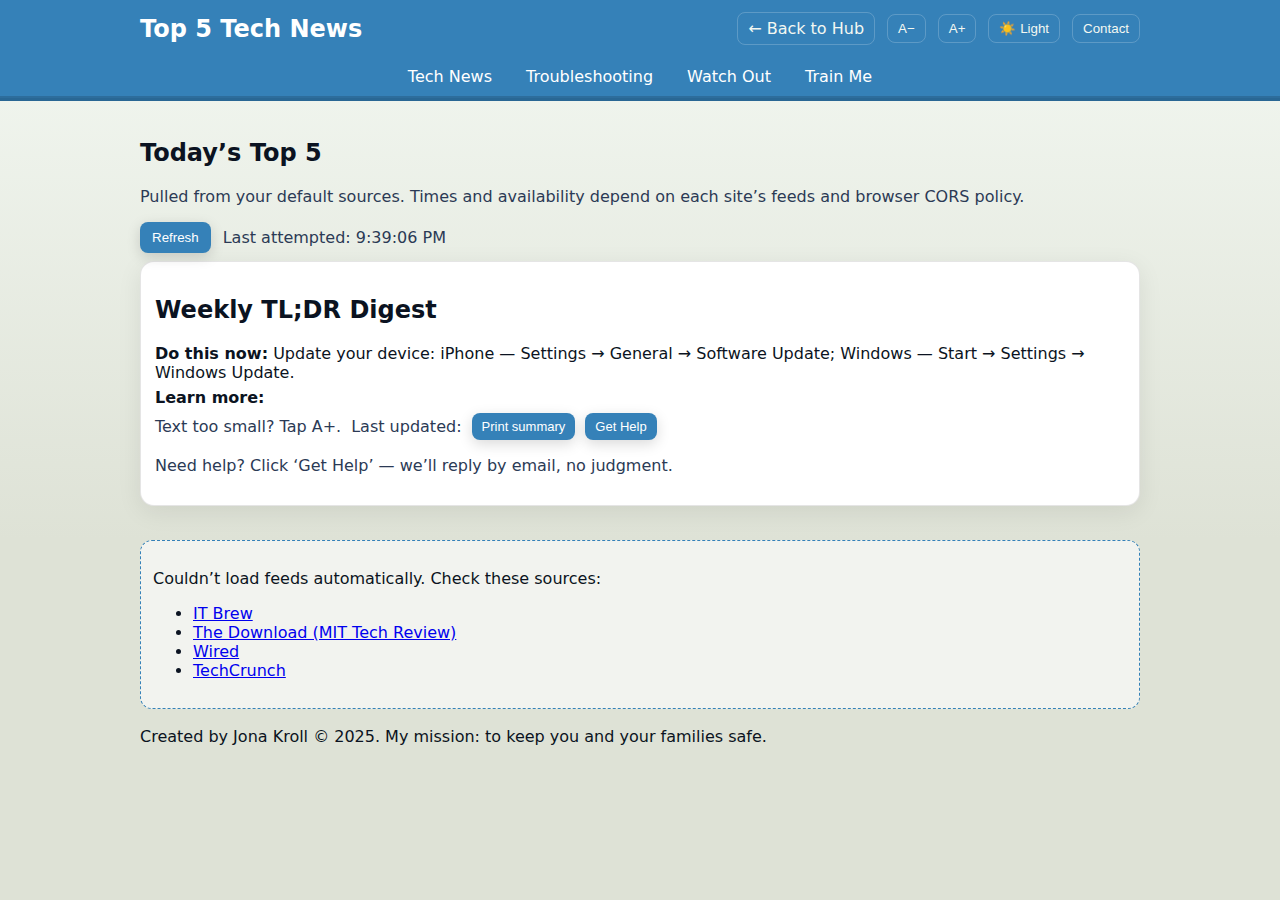
<file: tldr.html>
<!doctype html>
<html lang="en">
  <head>
    <meta charset="utf-8" />
    <meta name="viewport" content="width=device-width, initial-scale=1" />
    <link rel="icon" href="favicon.svg" type="image/svg+xml">
    <title>TL;DR — Top 5 Tech News Today</title>
    <meta name="description" content="Quick daily TL;DR: top 5 tech news items from trusted sources." />
    <link rel="stylesheet" href="/public/styles/tldr.css" />
    <meta name="referrer" content="strict-origin-when-cross-origin" />
  </head>
  <body>
    <header class="site-header">
      <div class="container row">
        <button id="menu-btn" class="hamburger" aria-label="Toggle menu" aria-expanded="false" aria-controls="site-menu">
          <span></span><span></span><span></span>
        </button>
        <h1 class="title">Top 5 Tech News</h1>
        <a class="back-btn" href="/" title="Back to Safety Hub">← Back to Hub</a>
        <button id="font-dec" class="back-btn" aria-label="Decrease text size" title="Decrease text size">A−</button>
        <button id="font-inc" class="back-btn" aria-label="Increase text size" title="Increase text size">A+</button>
        <button id="theme-toggle" class="back-btn" aria-label="Toggle color theme" title="Toggle color theme">🌙 Dark</button>
        <button id="contact-open" class="back-btn" aria-label="Contact" title="Ask a Question">Contact</button>
      </div>
      <nav id="site-menu" class="menu" aria-label="Primary">
        <a href="/#tech-news">Tech News</a>
        <a href="/#troubleshooting">Troubleshooting</a>
        <a href="/#watch-out">Watch Out</a>
        <a href="/#train-me">Train Me</a>
      </nav>
    </header>

    <main class="container">
      <section aria-labelledby="intro-title" class="intro">
        <h2 id="intro-title">Today’s Top 5</h2>
        <p class="muted">Pulled from your default sources. Times and availability depend on each site’s feeds and browser CORS policy.</p>
        <div class="actions">
          <button id="refresh" class="btn">Refresh</button>
          <span id="last-run" class="muted"></span>
        </div>
      </section>

      <section aria-labelledby="digest-title" class="digest">
        <h2 id="digest-title">Weekly TL;DR Digest</h2>
        <ul id="digest-top3" class="digest-list"></ul>
        <div class="digest-do"><strong>Do this now:</strong> <span id="digest-action">Update your device: iPhone — Settings → General → Software Update; Windows — Start → Settings → Windows Update.</span></div>
        <div class="digest-links"><strong>Learn more:</strong> <span id="digest-links"></span></div>
        <div class="digest-meta">
          <span class="muted">Text too small? Tap A+.</span>
          <span class="muted">Last updated: <span id="digest-date"></span></span>
          <button id="digest-print" class="btn sm" title="Print summary">Print summary</button>
          <button id="contact-open-2" class="btn sm" title="Get help">Get Help</button>
        </div>
        <p class="muted">Need help? Click ‘Get Help’ — we’ll reply by email, no judgment.</p>
      </section>

      <section aria-labelledby="list-title">
        <h2 id="list-title" class="sr-only">News List</h2>
        <ul id="tldr-list" class="cards" aria-live="polite" aria-busy="true"></ul>
        <div class="section-actions" style="text-align:center; margin-top:10px;">
          <button id="tldr-toggle" class="btn sm" aria-expanded="false">Show all</button>
        </div>
        <div id="fallback" class="fallback hidden">
          <p>Couldn’t load feeds automatically. Check these sources:</p>
          <ul>
            <li><a href="https://www.itbrew.com/" target="_blank" rel="noopener noreferrer">IT Brew</a></li>
            <li><a href="https://www.technologyreview.com/the-download/" target="_blank" rel="noopener noreferrer">The Download (MIT Tech Review)</a></li>
            <li><a href="https://www.wired.com/" target="_blank" rel="noopener noreferrer">Wired</a></li>
            <li><a href="https://techcrunch.com/" target="_blank" rel="noopener noreferrer">TechCrunch</a></li>
          </ul>
        </div>
      </section>
    </main>

    <footer class="container footer">
      <div class="footer-text">Created by Jona Kroll © 2025. My mission: to keep you and your families safe.</div>
    </footer>

    <!-- Contact Modal -->
    <div id="contact-modal" class="modal" role="dialog" aria-modal="true" aria-labelledby="contact-title" hidden>
      <div class="modal-backdrop" data-close></div>
      <div class="modal-content" role="document">
        <button class="modal-close" aria-label="Close" data-close>×</button>
        <h2 id="contact-title">Ask a Question</h2>
        <p class="muted">We’ll get back to you with guidance.</p>
        <form id="contact-form" novalidate>
          <label class="form-label" for="cf-name">Your Name</label>
          <input id="cf-name" name="name" class="form-input" type="text" inputmode="text" autocomplete="name" maxlength="80" required>

          <label class="form-label" for="cf-msg">Your Question</label>
          <textarea id="cf-msg" name="message" class="form-textarea" rows="6" maxlength="2000" required></textarea>

          <div class="form-actions">
            <button id="cf-submit" class="btn" type="submit">Send</button>
            <button class="btn" type="button" data-close>Cancel</button>
          </div>
          <p id="cf-status" class="muted" aria-live="polite"></p>
        </form>
      </div>
    </div>

    <script src="/public/scripts/tldr.js"></script>
  </body>
  </html>
</file>
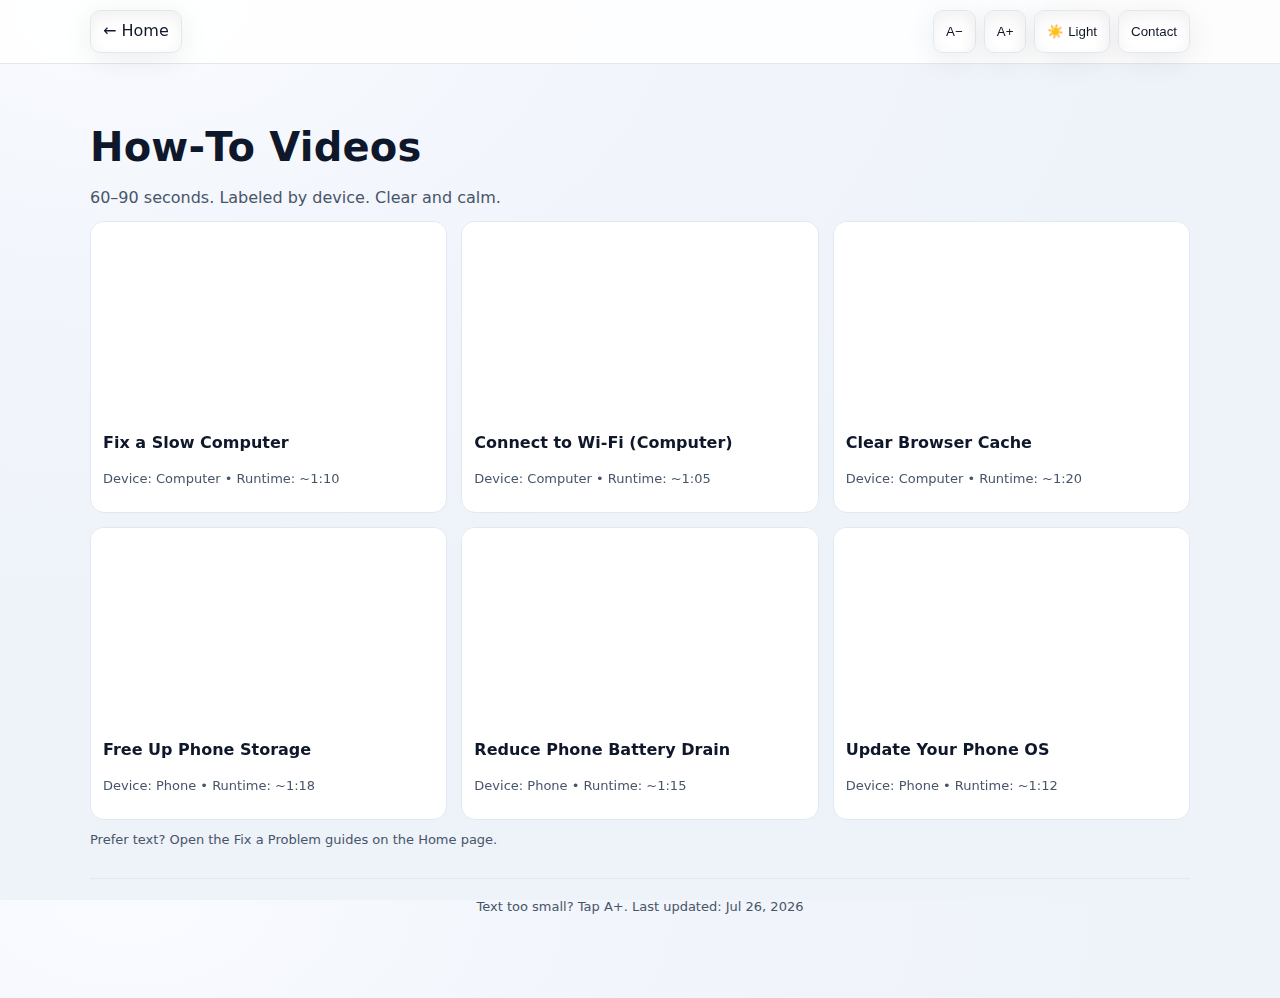
<file: videos.html>
<!doctype html>
<html lang="en">
  <head>
    <meta charset="utf-8" />
    <meta name="viewport" content="width=device-width, initial-scale=1" />
    <link rel="icon" href="/favicon.svg" type="image/svg+xml">
    <title>How‑To Videos — Click Smart</title>
    <meta name="description" content="Short, clear how‑to videos labeled by device." />
    <link rel="stylesheet" href="/public/styles/site.css" />
    <meta name="referrer" content="strict-origin-when-cross-origin" />
  </head>
  <body>
    <a href="#main" class="skip-link">Skip to content</a>
    <nav class="nav" aria-label="Top">
      <div class="inner">
        <a class="tab" href="/">← Home</a>
        <div class="ml-auto controls">
          <button id="font-dec" class="tab" aria-label="Decrease text size" title="Decrease text size">A−</button>
          <button id="font-inc" class="tab" aria-label="Increase text size" title="Increase text size">A+</button>
          <button id="theme-toggle" class="tab" aria-label="Toggle color theme" title="Toggle color theme">🌙 Dark</button>
          <button id="contact-open" class="tab" aria-label="Contact" title="Ask a Question">Contact</button>
        </div>
      </div>
    </nav>
    <main id="main" class="container">
      <header class="hero" aria-label="How‑To Videos">
        <h1>How‑To Videos</h1>
        <p>60–90 seconds. Labeled by device. Clear and calm.</p>
      </header>

      <div class="video-grid">
        <div class="video-card" data-title="Fix a Slow Computer">
          <iframe class="video-frame" title="Fix a Slow Computer" src="https://www.youtube.com/embed/E8384jrr-uI" allowfullscreen referrerpolicy="strict-origin-when-cross-origin"></iframe>
          <div class="video-body">
            <h3 class="video-title">Fix a Slow Computer</h3>
            <p class="meta">Device: Computer • Runtime: ~1:10</p>
          </div>
        </div>
        <div class="video-card" data-title="Connect to Wi‑Fi (Computer)">
          <iframe class="video-frame" title="Connect to Wi‑Fi (Computer)" src="https://www.youtube.com/embed/ScGFA7Ix6QY" allowfullscreen referrerpolicy="strict-origin-when-cross-origin"></iframe>
          <div class="video-body">
            <h3 class="video-title">Connect to Wi‑Fi (Computer)</h3>
            <p class="meta">Device: Computer • Runtime: ~1:05</p>
          </div>
        </div>
        <div class="video-card" data-title="Clear Browser Cache">
          <iframe class="video-frame" title="Clear Browser Cache" src="https://www.youtube.com/embed/7-ZXC8DZHhY" allowfullscreen referrerpolicy="strict-origin-when-cross-origin"></iframe>
          <div class="video-body">
            <h3 class="video-title">Clear Browser Cache</h3>
            <p class="meta">Device: Computer • Runtime: ~1:20</p>
          </div>
        </div>
        <div class="video-card" data-title="Free Up Phone Storage">
          <iframe class="video-frame" title="Free Up Phone Storage" src="https://www.youtube.com/embed/472RJ9C-1m0" allowfullscreen referrerpolicy="strict-origin-when-cross-origin"></iframe>
          <div class="video-body">
            <h3 class="video-title">Free Up Phone Storage</h3>
            <p class="meta">Device: Phone • Runtime: ~1:18</p>
          </div>
        </div>
        <div class="video-card" data-title="Reduce Phone Battery Drain">
          <iframe class="video-frame" title="Reduce Phone Battery Drain" src="https://www.youtube.com/embed/3Yx3bly2rB0" allowfullscreen referrerpolicy="strict-origin-when-cross-origin"></iframe>
          <div class="video-body">
            <h3 class="video-title">Reduce Phone Battery Drain</h3>
            <p class="meta">Device: Phone • Runtime: ~1:15</p>
          </div>
        </div>
        <div class="video-card" data-title="Update Your Phone OS">
          <iframe class="video-frame" title="Update Your Phone OS" src="https://www.youtube.com/embed/EmUStSMuo5w" allowfullscreen referrerpolicy="strict-origin-when-cross-origin"></iframe>
          <div class="video-body">
            <h3 class="video-title">Update Your Phone OS</h3>
            <p class="meta">Device: Phone • Runtime: ~1:12</p>
          </div>
        </div>
      </div>

      <p class="small mt-10">Prefer text? Open the Fix a Problem guides on the Home page.</p>

      <footer aria-label="Footer" class="global-footer">
        <div class="small">Text too small? Tap A+. Last updated: <span id="last-updated">—</span></div>
      </footer>
    </main>

    <!-- Contact Modal (reuse) -->
    <div id="contact-modal" class="modal" role="dialog" aria-modal="true" aria-labelledby="contact-title" hidden>
      <div class="modal-backdrop" data-close></div>
      <div class="modal-content" role="document">
        <button class="modal-close" aria-label="Close" data-close>×</button>
        <h2 id="contact-title">Ask a Question</h2>
        <form id="contact-form" novalidate>
          <label class="form-label" for="cf-name">Your Name</label>
          <input id="cf-name" name="name" class="form-input" type="text" inputmode="text" autocomplete="name" maxlength="80" required>

          <label class="form-label" for="cf-msg">Your Question</label>
          <textarea id="cf-msg" name="message" class="form-textarea" rows="6" maxlength="2000" required></textarea>

          <div class="form-actions">
            <button id="cf-submit" class="btn" type="submit">Send</button>
            <button class="btn" type="button" data-close>Cancel</button>
          </div>
          <p id="cf-status" class="small" aria-live="polite"></p>
        </form>
      </div>
    </div>

    <script src="/public/scripts/site.js"></script>
  </body>
  </html>
</file>
<file: public/styles/site.css>
/* Unified palette across site */
:root {
  --p0: #000000;  /* anchor for dark mix */
  --p1: #3581B8;  /* steel blue (primary accent) */
  --p2: #DEE2D6;  /* alabaster (neutral) */
  --p3: #F3F8F2;  /* mint cream (light background) */

  /* Light theme defaults */
  --bg-grad: linear-gradient(180deg, var(--p3) 0%, var(--p2) 60%);
  --panel: #ffffff;
  --card: #ffffff;
  --text: #0f172a;
  --muted: #2b3a55;
  --accent: var(--p1);
  --good: #16a34a;
  --warn: #d97706;
  --bad: #dc2626;
  --border: #e2e8f0;
}

/* Force light */
html[data-theme="light"] {
  --bg: #f6f8fb;
  --bg-grad: radial-gradient(1000px 600px at 10% 0%, #f9fbff 0%, #f3f6fc 40%, #eef2f9 100%);
  --panel: #ffffff;
  --card: #ffffff;
  --text: #0f172a;
  --muted: #475569;
  --accent: var(--p1);
  --good: #16a34a;
  --warn: #d97706;
  --bad: #dc2626;
  --border: #e2e8f0;
}

/* Force dark */
html[data-theme="dark"] {
  --bg-grad: linear-gradient(180deg, var(--p0) 0%, color-mix(in oklab, var(--p1) 35%, #000 65%) 70%);
  --panel: color-mix(in oklab, var(--p0) 85%, #ffffff 15%);
  --card: color-mix(in oklab, var(--p0) 82%, #ffffff 18%);
  --text: #f8fafc; /* brighter for readability */
  --muted: #d1d7e0; /* lighter muted text for contrast */
  --accent: var(--p1);
  --good: #22c55e;
  --warn: #f59e0b;
  --bad: #ef4444;
  --border: color-mix(in oklab, var(--p0) 70%, #ffffff 30%);
}

/* Respect system preference when not explicitly set */
@media (prefers-color-scheme: dark) {
  html:not([data-theme="light"]) {
    --bg-grad: linear-gradient(180deg, var(--p0) 0%, color-mix(in oklab, var(--p1) 35%, #000 65%) 70%);
    --panel: color-mix(in oklab, var(--p0) 85%, #ffffff 15%);
    --card: color-mix(in oklab, var(--p0) 82%, #ffffff 18%);
    --text: #f8fafc;
    --muted: #d1d7e0;
    --accent: var(--p1);
    --good: #22c55e;
    --warn: #f59e0b;
    --bad: #ef4444;
    --border: color-mix(in oklab, var(--p0) 70%, #ffffff 30%);
  }

/* Accordion presentation for main sections */
.accordion { margin-top: 16px; }
.accordion details {
  background: var(--card);
  border: 1px solid var(--border);
  border-radius: 12px;
  padding: 6px 8px;
}
.accordion summary {
  cursor: pointer;
  font-weight: 700;
  list-style: none;
  font-size: clamp(18px, 3.2vw, 22px);
  padding: 6px 4px;
}
.accordion summary::-webkit-details-marker { display: none; }
.accordion .section-body { padding: 6px 2px 6px; }
}

/* Base layout */
* { box-sizing: border-box; }
html, body { height: 100%; }
body {
  margin: 0;
  font-family: system-ui, -apple-system, Segoe UI, Roboto, Ubuntu, Cantarell, Noto Sans, Arial, "Apple Color Emoji", "Segoe UI Emoji";
  background: var(--bg-grad);
  color: var(--text);
  line-height: 1.55;
}
a { color: var(--accent); text-decoration: none; }
a:hover { text-decoration: underline; }

/* Accessibility: skip link */
.skip-link {
  position: absolute; left: -10000px; top: auto; width: 1px; height: 1px; overflow: hidden;
}
.skip-link:focus {
  left: 10px; top: 10px; width: auto; height: auto; padding: 8px 10px;
  background: var(--panel); border: 1px solid var(--border); border-radius: 8px; z-index: 1000;
}

.container {
  width: min(1100px, 94%);
  margin: 0 auto;
  padding: 24px 0 80px;
}

.hero { padding: 28px 0 10px; }
.hero h1 { margin: 0 0 8px; font-size: clamp(28px, 4.5vw, 40px); letter-spacing: 0.2px; }
.hero p { margin: 0; color: var(--muted); }
.home-cta { display: flex; flex-wrap: wrap; gap: 8px; margin-top: 10px; }
.home-cta .btn { background: var(--panel); border: 1px solid var(--border); }
.sr-only { position: absolute; width: 1px; height: 1px; padding: 0; margin: -1px; overflow: hidden; clip: rect(0,0,0,0); white-space: nowrap; border: 0; }
.search-row .form-input { width: 100%; max-width: 480px; }
.home-cta { margin-top: 12px; display: grid; gap: 10px; }
.btn.primary.big { font-size: 18px; text-align: center; padding: 12px; }
.secondary-links a { color: var(--accent); }

.nav {
  position: sticky; top: 0; z-index: 10;
  backdrop-filter: blur(6px);
  background: color-mix(in oklab, var(--panel) 85%, transparent);
  border-bottom: 1px solid var(--border);
}
.nav .inner {
  width: min(1100px, 94%);
  margin: 0 auto;
  display: flex; gap: 10px; flex-wrap: wrap;
  padding: 10px 0;
}
.brand { display: inline-flex; align-items: center; gap: 8px; padding: 6px 8px; background: transparent; border: none; }
.brand img { height: 22px; display: block; }
.hamburger { display: inline-flex; flex-direction: column; gap: 4px; padding: 8px; background: transparent; border: 1px solid var(--border); border-radius: 8px; cursor: pointer; }
.hamburger span { width: 22px; height: 2px; background: currentColor; display: block; }
.links { display: none; gap: 10px; }
.links.open { display: flex; flex-direction: column; width: 100%; margin-top: 8px; }
.tab {
  color: var(--text);
  background: var(--panel);
  border: 1px solid var(--border);
  padding: 8px 12px;
  border-radius: 10px;
  display: inline-flex; align-items: center; gap: 8px;
  box-shadow: 0 6px 16px rgba(0,0,0,0.06) inset,
              0 6px 30px rgba(0,0,0,0.08);
}
.tab:hover { text-decoration: none; border-color: color-mix(in oklab, var(--border) 60%, var(--text)); }

.ml-auto { margin-left: auto; }
.controls { display: inline-flex; gap: 8px; }

section { margin: 28px 0 0; }
section h2 { margin: 0 0 12px; font-size: clamp(22px, 3.3vw, 28px); }
section p.lead { margin: 0 0 16px; color: var(--muted); }

/* Overview choices */
.overview-grid {
  display: grid;
  grid-template-columns: repeat(auto-fit, minmax(220px, 1fr));
  gap: 12px;
}
.overview-card {
  display: flex; align-items: center; gap: 12px;
  background: var(--card); border: 1px solid var(--border); border-radius: 14px;
  padding: 12px; color: inherit; text-decoration: none;
  box-shadow: 0 8px 30px rgba(0,0,0,0.10);
}
.overview-card:hover { text-decoration: none; border-color: color-mix(in oklab, var(--border) 60%, var(--text)); }
.oc-emoji { font-size: 24px; }
.oc-body h3 { margin: 0 0 4px; font-size: 18px; }
.oc-body .meta { margin: 0; }

.grid {
  display: grid;
  grid-template-columns: repeat(auto-fit, minmax(260px, 1fr));
  gap: 14px;
}
.card {
  background: var(--card);
  border: 1px solid var(--border);
  border-radius: 14px;
  padding: 14px;
  box-shadow: 0 8px 30px rgba(0,0,0,0.12);
}
.card h3 { margin: 0 0 8px; font-size: 18px; }
.meta { color: var(--muted); font-size: 13px; }
.pill { display: inline-block; padding: 2px 8px; border-radius: 999px; font-size: 12px; border: 1px solid var(--border); margin-right: 6px; }
.pill.good { color: var(--good); border-color: color-mix(in oklab, var(--good) 50%, var(--border)); }
.pill.warn { color: var(--warn); border-color: color-mix(in oklab, var(--warn) 50%, var(--border)); }
.pill.bad { color: var(--bad); border-color: color-mix(in oklab, var(--bad) 50%, var(--border)); }

details { background: var(--card); border: 1px solid var(--border); border-radius: 12px; padding: 10px 12px; }
details + details { margin-top: 10px; }
summary { cursor: pointer; font-weight: 600; }
summary::-webkit-details-marker { display: none; }

.video-grid { display: grid; grid-template-columns: repeat(auto-fit, minmax(280px, 1fr)); gap: 14px; }
.video-card { background: var(--card); border: 1px solid var(--border); border-radius: 14px; overflow: hidden; display: flex; flex-direction: column; }
.video-frame { width: 100%; aspect-ratio: 16 / 9; background: var(--panel); border: none; }
.video-body { padding: 10px 12px; }
.video-title { margin: 0 0 8px; font-size: 16px; }
.video-actions { display: flex; gap: 8px; }
.btn { background: var(--panel); color: var(--text); border: 1px solid var(--border); border-radius: 10px; padding: 8px 10px; cursor: pointer; }
.btn:hover { border-color: color-mix(in oklab, var(--border) 60%, var(--text)); }
.btn.sm { padding: 6px 10px; font-size: 13px; }

.callout { border: 1px dashed color-mix(in oklab, var(--border) 70%, var(--text) 0%); border-radius: 12px; padding: 12px; color: var(--muted); }
.small { font-size: 13px; color: var(--muted); }
.mt-10 { margin-top: 10px; }
.section-actions { margin-top: 10px; display: flex; justify-content: center; }
.show-more { font-size: 14px; }

footer { color: var(--muted); border-top: 1px solid var(--border); margin-top: 28px; padding-top: 18px; font-size: 14px; }
.global-footer { text-align: center; }

@media (prefers-reduced-motion: no-preference) {
  .tab { transition: border-color 140ms ease, transform 140ms ease; }
  .tab:hover { transform: translateY(-1px); }
  .btn { transition: border-color 140ms ease, background 140ms ease; }
}

/* Responsive nav: show hamburger on small screens */
@media (min-width: 720px) {
  .hamburger { display: none; }
  .links { display: flex; align-items: center; }
  .links.open { flex-direction: row; width: auto; margin-top: 0; }
}

/* Carousel */
.carousel { position: relative; }
.carousel-viewport { overflow: hidden; }
.carousel-track {
  display: flex;
  gap: 14px;
  overflow-x: auto;
  scroll-snap-type: x mandatory;
  -webkit-overflow-scrolling: touch;
  padding: 2px; /* breathing room for focus outline */
}

/* Guide tabs */
.tabs { margin-top: 8px; }
.tablist { display: flex; gap: 6px; flex-wrap: wrap; margin-bottom: 8px; }
.tab-btn { background: var(--panel); border: 1px solid var(--border); border-radius: 8px; padding: 6px 10px; cursor: pointer; }
.tab-btn[aria-selected="true"] { border-color: var(--accent); box-shadow: 0 0 0 2px color-mix(in oklab, var(--accent) 25%, transparent); }
.tab-panel { background: var(--card); border: 1px solid var(--border); border-radius: 10px; padding: 10px; }
.tab-panel.hidden { display: none; }
.carousel-card {
  flex: 0 0 100%;
  scroll-snap-align: start;
  background: var(--card);
  border: 1px solid var(--border);
  border-radius: 14px;
  overflow: hidden;
}
.video-wrapper { position: relative; }
.video-placeholder {
  position: absolute; inset: 0; display: grid; place-items: center;
  color: var(--muted); font-size: 14px; background: color-mix(in oklab, var(--panel) 80%, transparent);
}
.video-placeholder.hidden { display: none; }
.carousel-nav {
  position: absolute; top: 50%; transform: translateY(-50%);
  background: var(--panel); color: var(--text);
  border: 1px solid var(--border); border-radius: 10px;
  width: 38px; height: 38px; display: grid; place-items: center;
  cursor: pointer; z-index: 2;
}
.carousel-nav.prev { left: -4px; }
.carousel-nav.next { right: -4px; }

@media (min-width: 720px) {
  .carousel-card { flex-basis: 70%; }
}
@media (min-width: 980px) {
  .carousel-card { flex-basis: 48%; }
}

/* Mobile stress reduction: collapse long grids */
@media (max-width: 719px) {
  section[data-collapse] .grid { position: relative; }
  section[data-collapse] .grid.collapse-on-mobile > *:nth-child(n+3) { display: none; }
  section[data-collapse] .section-actions { display: flex; }

  /* Sticky section dividers */
  main section > h2 {
    position: sticky; top: 52px; z-index: 5;
    background: color-mix(in oklab, var(--panel) 92%, transparent);
    backdrop-filter: blur(4px);
    border-bottom: 1px solid var(--border);
    padding: 6px 6px; margin: 0 -6px 10px; border-radius: 8px;
  }
}

/* Modal */
.modal[hidden] { display: none; }
.modal { position: fixed; inset: 0; z-index: 50; }
.modal-backdrop { position: absolute; inset: 0; background: rgba(0,0,0,0.45); }
.modal-content {
  position: relative; z-index: 1; width: min(640px, 92%);
  margin: 8vh auto 0; background: var(--panel);
  border: 1px solid var(--border); border-radius: 14px; padding: 16px;
  box-shadow: 0 20px 60px rgba(0,0,0,0.25);
}
.modal-close { position: absolute; right: 10px; top: 8px; border: 1px solid var(--border); background: var(--panel); border-radius: 8px; width: 32px; height: 32px; cursor: pointer; }

/* Form */
.form-label { display: block; margin-top: 10px; margin-bottom: 6px; font-weight: 600; }
.form-input, .form-textarea {
  width: 100%; background: var(--card); color: var(--text); border: 1px solid var(--border);
  border-radius: 10px; padding: 10px; font: inherit;
}
.form-input:focus, .form-textarea:focus { outline: 2px solid color-mix(in oklab, var(--accent) 45%, transparent); outline-offset: 2px; }
.form-actions { display: flex; gap: 8px; margin-top: 12px; }
</file>
<file: styles/site.css>
/* Unified palette across site */
:root {
  --p0: #000000;  /* anchor for dark mix */
  --p1: #3581B8;  /* steel blue (primary accent) */
  --p2: #DEE2D6;  /* alabaster (neutral) */
  --p3: #F3F8F2;  /* mint cream (light background) */

  /* Light theme defaults */
  --bg-grad: linear-gradient(180deg, var(--p3) 0%, var(--p2) 60%);
  --panel: #ffffff;
  --card: #ffffff;
  --text: #0f172a;
  --muted: #2b3a55;
  --accent: var(--p1);
  --good: #16a34a;
  --warn: #d97706;
  --bad: #dc2626;
  --border: #e2e8f0;
}

/* Force light */
html[data-theme="light"] {
  --bg: #f6f8fb;
  --bg-grad: radial-gradient(1000px 600px at 10% 0%, #f9fbff 0%, #f3f6fc 40%, #eef2f9 100%);
  --panel: #ffffff;
  --card: #ffffff;
  --text: #0f172a;
  --muted: #475569;
  --accent: var(--p1);
  --good: #16a34a;
  --warn: #d97706;
  --bad: #dc2626;
  --border: #e2e8f0;
}

/* Force dark */
html[data-theme="dark"] {
  --bg-grad: linear-gradient(180deg, var(--p0) 0%, color-mix(in oklab, var(--p1) 35%, #000 65%) 70%);
  --panel: color-mix(in oklab, var(--p0) 85%, #ffffff 15%);
  --card: color-mix(in oklab, var(--p0) 82%, #ffffff 18%);
  --text: #f8fafc; /* brighter for readability */
  --muted: #d1d7e0; /* lighter muted text for contrast */
  --accent: var(--p1);
  --good: #22c55e;
  --warn: #f59e0b;
  --bad: #ef4444;
  --border: color-mix(in oklab, var(--p0) 70%, #ffffff 30%);
}

/* Respect system preference when not explicitly set */
@media (prefers-color-scheme: dark) {
  html:not([data-theme="light"]) {
    --bg-grad: linear-gradient(180deg, var(--p0) 0%, color-mix(in oklab, var(--p1) 35%, #000 65%) 70%);
    --panel: color-mix(in oklab, var(--p0) 85%, #ffffff 15%);
    --card: color-mix(in oklab, var(--p0) 82%, #ffffff 18%);
    --text: #f8fafc;
    --muted: #d1d7e0;
    --accent: var(--p1);
    --good: #22c55e;
    --warn: #f59e0b;
    --bad: #ef4444;
    --border: color-mix(in oklab, var(--p0) 70%, #ffffff 30%);
  }

/* Accordion presentation for main sections */
.accordion { margin-top: 16px; }
.accordion details {
  background: var(--card);
  border: 1px solid var(--border);
  border-radius: 12px;
  padding: 6px 8px;
}
.accordion summary {
  cursor: pointer;
  font-weight: 700;
  list-style: none;
  font-size: clamp(18px, 3.2vw, 22px);
  padding: 6px 4px;
}
.accordion summary::-webkit-details-marker { display: none; }
.accordion .section-body { padding: 6px 2px 6px; }
}

/* Base layout */
* { box-sizing: border-box; }
html, body { height: 100%; }
body {
  margin: 0;
  font-family: system-ui, -apple-system, Segoe UI, Roboto, Ubuntu, Cantarell, Noto Sans, Arial, "Apple Color Emoji", "Segoe UI Emoji";
  background: var(--bg-grad);
  color: var(--text);
  line-height: 1.55;
}
a { color: var(--accent); text-decoration: none; }
a:hover { text-decoration: underline; }

/* Accessibility: skip link */
.skip-link {
  position: absolute; left: -10000px; top: auto; width: 1px; height: 1px; overflow: hidden;
}
.skip-link:focus {
  left: 10px; top: 10px; width: auto; height: auto; padding: 8px 10px;
  background: var(--panel); border: 1px solid var(--border); border-radius: 8px; z-index: 1000;
}

.container {
  width: min(1100px, 94%);
  margin: 0 auto;
  padding: 24px 0 80px;
}

.hero { padding: 28px 0 10px; }
.hero h1 { margin: 0 0 8px; font-size: clamp(28px, 4.5vw, 40px); letter-spacing: 0.2px; }
.hero p { margin: 0; color: var(--muted); }
.home-cta { display: flex; flex-wrap: wrap; gap: 8px; margin-top: 10px; }
.home-cta .btn { background: var(--panel); border: 1px solid var(--border); }
.sr-only { position: absolute; width: 1px; height: 1px; padding: 0; margin: -1px; overflow: hidden; clip: rect(0,0,0,0); white-space: nowrap; border: 0; }
.search-row .form-input { width: 100%; max-width: 480px; }
.home-cta { margin-top: 12px; display: grid; gap: 10px; }
.btn.primary.big { font-size: 18px; text-align: center; padding: 12px; }
.secondary-links a { color: var(--accent); }

.nav {
  position: sticky; top: 0; z-index: 10;
  backdrop-filter: blur(6px);
  background: color-mix(in oklab, var(--panel) 85%, transparent);
  border-bottom: 1px solid var(--border);
}
.nav .inner {
  width: min(1100px, 94%);
  margin: 0 auto;
  display: flex; gap: 10px; flex-wrap: wrap;
  padding: 10px 0;
}
.hamburger { display: inline-flex; flex-direction: column; gap: 4px; padding: 8px; background: transparent; border: 1px solid var(--border); border-radius: 8px; cursor: pointer; }
.hamburger span { width: 22px; height: 2px; background: currentColor; display: block; }
.links { display: none; gap: 10px; }
.links.open { display: flex; flex-direction: column; width: 100%; margin-top: 8px; }
.tab {
  color: var(--text);
  background: var(--panel);
  border: 1px solid var(--border);
  padding: 8px 12px;
  border-radius: 10px;
  display: inline-flex; align-items: center; gap: 8px;
  box-shadow: 0 6px 16px rgba(0,0,0,0.06) inset,
              0 6px 30px rgba(0,0,0,0.08);
}
.tab:hover { text-decoration: none; border-color: color-mix(in oklab, var(--border) 60%, var(--text)); }

.ml-auto { margin-left: auto; }
.controls { display: inline-flex; gap: 8px; }

section { margin: 28px 0 0; }
section h2 { margin: 0 0 12px; font-size: clamp(22px, 3.3vw, 28px); }
section p.lead { margin: 0 0 16px; color: var(--muted); }

/* Overview choices */
.overview-grid {
  display: grid;
  grid-template-columns: repeat(auto-fit, minmax(220px, 1fr));
  gap: 12px;
}
.overview-card {
  display: flex; align-items: center; gap: 12px;
  background: var(--card); border: 1px solid var(--border); border-radius: 14px;
  padding: 12px; color: inherit; text-decoration: none;
  box-shadow: 0 8px 30px rgba(0,0,0,0.10);
}
.overview-card:hover { text-decoration: none; border-color: color-mix(in oklab, var(--border) 60%, var(--text)); }
.oc-emoji { font-size: 24px; }
.oc-body h3 { margin: 0 0 4px; font-size: 18px; }
.oc-body .meta { margin: 0; }

.grid {
  display: grid;
  grid-template-columns: repeat(auto-fit, minmax(260px, 1fr));
  gap: 14px;
}
.card {
  background: var(--card);
  border: 1px solid var(--border);
  border-radius: 14px;
  padding: 14px;
  box-shadow: 0 8px 30px rgba(0,0,0,0.12);
}
.card h3 { margin: 0 0 8px; font-size: 18px; }
.meta { color: var(--muted); font-size: 13px; }
.pill { display: inline-block; padding: 2px 8px; border-radius: 999px; font-size: 12px; border: 1px solid var(--border); margin-right: 6px; }
.pill.good { color: var(--good); border-color: color-mix(in oklab, var(--good) 50%, var(--border)); }
.pill.warn { color: var(--warn); border-color: color-mix(in oklab, var(--warn) 50%, var(--border)); }
.pill.bad { color: var(--bad); border-color: color-mix(in oklab, var(--bad) 50%, var(--border)); }

details { background: var(--card); border: 1px solid var(--border); border-radius: 12px; padding: 10px 12px; }
details + details { margin-top: 10px; }
summary { cursor: pointer; font-weight: 600; }
summary::-webkit-details-marker { display: none; }

.video-grid { display: grid; grid-template-columns: repeat(auto-fit, minmax(280px, 1fr)); gap: 14px; }
.video-card { background: var(--card); border: 1px solid var(--border); border-radius: 14px; overflow: hidden; display: flex; flex-direction: column; }
.video-frame { width: 100%; aspect-ratio: 16 / 9; background: var(--panel); border: none; }
.video-body { padding: 10px 12px; }
.video-title { margin: 0 0 8px; font-size: 16px; }
.video-actions { display: flex; gap: 8px; }
.btn { background: var(--panel); color: var(--text); border: 1px solid var(--border); border-radius: 10px; padding: 8px 10px; cursor: pointer; }
.btn:hover { border-color: color-mix(in oklab, var(--border) 60%, var(--text)); }
.btn.sm { padding: 6px 10px; font-size: 13px; }

.callout { border: 1px dashed color-mix(in oklab, var(--border) 70%, var(--text) 0%); border-radius: 12px; padding: 12px; color: var(--muted); }
.small { font-size: 13px; color: var(--muted); }
.mt-10 { margin-top: 10px; }
.section-actions { margin-top: 10px; display: flex; justify-content: center; }
.show-more { font-size: 14px; }

footer { color: var(--muted); border-top: 1px solid var(--border); margin-top: 28px; padding-top: 18px; font-size: 14px; }
.global-footer { text-align: center; }

@media (prefers-reduced-motion: no-preference) {
  .tab { transition: border-color 140ms ease, transform 140ms ease; }
  .tab:hover { transform: translateY(-1px); }
  .btn { transition: border-color 140ms ease, background 140ms ease; }
}

/* Responsive nav: show hamburger on small screens */
@media (min-width: 720px) {
  .hamburger { display: none; }
  .links { display: flex; align-items: center; }
  .links.open { flex-direction: row; width: auto; margin-top: 0; }
}

/* Carousel */
.carousel { position: relative; }
.carousel-viewport { overflow: hidden; }
.carousel-track {
  display: flex;
  gap: 14px;
  overflow-x: auto;
  scroll-snap-type: x mandatory;
  -webkit-overflow-scrolling: touch;
  padding: 2px; /* breathing room for focus outline */
}

/* Guide tabs */
.tabs { margin-top: 8px; }
.tablist { display: flex; gap: 6px; flex-wrap: wrap; margin-bottom: 8px; }
.tab-btn { background: var(--panel); border: 1px solid var(--border); border-radius: 8px; padding: 6px 10px; cursor: pointer; }
.tab-btn[aria-selected="true"] { border-color: var(--accent); box-shadow: 0 0 0 2px color-mix(in oklab, var(--accent) 25%, transparent); }
.tab-panel { background: var(--card); border: 1px solid var(--border); border-radius: 10px; padding: 10px; }
.tab-panel.hidden { display: none; }
.carousel-card {
  flex: 0 0 100%;
  scroll-snap-align: start;
  background: var(--card);
  border: 1px solid var(--border);
  border-radius: 14px;
  overflow: hidden;
}
.video-wrapper { position: relative; }
.video-placeholder {
  position: absolute; inset: 0; display: grid; place-items: center;
  color: var(--muted); font-size: 14px; background: color-mix(in oklab, var(--panel) 80%, transparent);
}
.video-placeholder.hidden { display: none; }
.carousel-nav {
  position: absolute; top: 50%; transform: translateY(-50%);
  background: var(--panel); color: var(--text);
  border: 1px solid var(--border); border-radius: 10px;
  width: 38px; height: 38px; display: grid; place-items: center;
  cursor: pointer; z-index: 2;
}
.carousel-nav.prev { left: -4px; }
.carousel-nav.next { right: -4px; }

@media (min-width: 720px) {
  .carousel-card { flex-basis: 70%; }
}
@media (min-width: 980px) {
  .carousel-card { flex-basis: 48%; }
}

/* Mobile stress reduction: collapse long grids */
@media (max-width: 719px) {
  section[data-collapse] .grid { position: relative; }
  section[data-collapse] .grid.collapse-on-mobile > *:nth-child(n+3) { display: none; }
  section[data-collapse] .section-actions { display: flex; }

  /* Sticky section dividers */
  main section > h2 {
    position: sticky; top: 52px; z-index: 5;
    background: color-mix(in oklab, var(--panel) 92%, transparent);
    backdrop-filter: blur(4px);
    border-bottom: 1px solid var(--border);
    padding: 6px 6px; margin: 0 -6px 10px; border-radius: 8px;
  }
}

/* Modal */
.modal[hidden] { display: none; }
.modal { position: fixed; inset: 0; z-index: 50; }
.modal-backdrop { position: absolute; inset: 0; background: rgba(0,0,0,0.45); }
.modal-content {
  position: relative; z-index: 1; width: min(640px, 92%);
  margin: 8vh auto 0; background: var(--panel);
  border: 1px solid var(--border); border-radius: 14px; padding: 16px;
  box-shadow: 0 20px 60px rgba(0,0,0,0.25);
}
.modal-close { position: absolute; right: 10px; top: 8px; border: 1px solid var(--border); background: var(--panel); border-radius: 8px; width: 32px; height: 32px; cursor: pointer; }

/* Form */
.form-label { display: block; margin-top: 10px; margin-bottom: 6px; font-weight: 600; }
.form-input, .form-textarea {
  width: 100%; background: var(--card); color: var(--text); border: 1px solid var(--border);
  border-radius: 10px; padding: 10px; font: inherit;
}
.form-input:focus, .form-textarea:focus { outline: 2px solid color-mix(in oklab, var(--accent) 45%, transparent); outline-offset: 2px; }
.form-actions { display: flex; gap: 8px; margin-top: 12px; }
</file>
<file: public/styles/tldr.css>
/* TL;DR page styles using provided palette with light/dark support */
:root {
  --p0: #000000;   /* anchor for dark mix */
  --p1: #3581B8;   /* steel blue (primary accent) */
  --p2: #DEE2D6;   /* alabaster */
  --p3: #F3F8F2;   /* mint cream */

  /* Light defaults */
  --bg-grad: linear-gradient(180deg, var(--p3) 0%, var(--p2) 60%);
  --text: #0b1321;
  --muted: #2b3a55;
  --card: #ffffff;
  --border: rgba(0,0,0,0.1);
  --link: var(--p1);
  --accent: var(--p1);
}

html[data-theme="dark"] {
  --bg-grad: linear-gradient(180deg, var(--p0) 0%, color-mix(in oklab, var(--p1) 35%, #000 65%) 70%);
  --text: #e7ebf3;
  --muted: #a9b6c8;
  --card: color-mix(in oklab, var(--p0) 82%, #ffffff 18%);
  --border: color-mix(in oklab, var(--p0) 70%, #ffffff 30%);
  --link: var(--p1);
  --accent: var(--p1);
}

@media (prefers-color-scheme: dark) {
  html:not([data-theme="light"]) {
    --bg-grad: linear-gradient(180deg, var(--p0) 0%, color-mix(in oklab, var(--p1) 35%, #000 65%) 70%);
    --text: #e7ebf3;
    --muted: #a9b6c8;
    --card: color-mix(in oklab, var(--p0) 82%, #ffffff 18%);
    --border: color-mix(in oklab, var(--p0) 70%, #ffffff 30%);
    --link: var(--p1);
    --accent: var(--p1);
  }
}

* { box-sizing: border-box; }
html, body { height: 100%; }
body { margin: 0; font-family: system-ui, -apple-system, Segoe UI, Roboto, Ubuntu, Cantarell, Noto Sans, Arial; color: var(--text); background: var(--bg-grad); }

.container { width: min(1000px, 92%); margin: 0 auto; }
.row { display: flex; align-items: center; gap: 12px; }
.sr-only { position: absolute; width: 1px; height: 1px; padding: 0; margin: -1px; overflow: hidden; clip: rect(0,0,0,0); border: 0; }
.muted { color: var(--muted); }
.hidden { display: none; }

/* Header */
.site-header { background: var(--p1); color: #fff; border-bottom: 3px solid color-mix(in oklab, var(--p1) 85%, #000 15%); }
.site-header .container { padding: 12px 0; }
.title { margin: 0; font-size: clamp(18px, 3.8vw, 24px); flex: 1; }
.back-btn { color: var(--p3); text-decoration: none; border: 1px solid rgba(255,255,255,0.2); padding: 6px 10px; border-radius: 8px; background: transparent; cursor: pointer; }
.back-btn:hover { background: rgba(255,255,255,0.08); }

/* Hamburger */
.hamburger { display: inline-flex; flex-direction: column; gap: 4px; padding: 8px; background: transparent; border: 1px solid rgba(255,255,255,0.2); border-radius: 8px; cursor: pointer; }
.hamburger span { width: 22px; height: 2px; background: #fff; display: block; }

/* Menu */
.menu { display: none; background: var(--p1); border-bottom: 2px solid rgba(0,0,0,0.15); }
.menu a { color: #fff; text-decoration: none; display: inline-block; padding: 10px 14px; }
.menu a:hover { background: color-mix(in oklab, var(--p1) 80%, #000 20%); }
.menu.open { display: block; }

/* Intro */
.intro { padding: 18px 0 8px; }
.actions { display: flex; align-items: center; gap: 12px; margin-top: 8px; }
.btn { background: var(--p1); color: #fff; border: none; border-radius: 8px; padding: 8px 12px; cursor: pointer; box-shadow: 0 4px 14px rgba(0,0,0,0.15); }
.btn:hover { filter: brightness(0.95); }
.btn.sm { padding: 6px 10px; font-size: 13px; }
.digest { background: var(--card); border: 1px solid var(--border); border-radius: 14px; padding: 14px; box-shadow: 0 6px 24px rgba(0,0,0,0.08); margin-bottom: 12px; }
.digest-list { list-style: disc; padding-left: 20px; margin: 0 0 8px; }
.digest-list li { margin: 4px 0; }
.digest-do, .digest-links { margin: 6px 0; }
.digest-meta { display: flex; flex-wrap: wrap; gap: 10px; align-items: center; margin-top: 6px; }
.section-actions { display: flex; justify-content: center; }

/* Cards */
.cards { list-style: none; padding-left: 0; margin: 0; display: grid; grid-template-columns: 1fr; gap: 12px; }
.card { background: var(--card); border: 1px solid var(--border); border-radius: 14px; padding: 14px; box-shadow: 0 10px 30px rgba(0,0,0,0.08); }
.card h3 { margin: 0 0 6px; font-size: 18px; }
.card a { color: var(--link); text-decoration: none; }
.card a:hover { text-decoration: underline; }
.card .meta { color: var(--muted); font-size: 12px; }
.card .source { color: var(--accent); font-weight: 600; font-size: 12px; }
.card-actions { display: flex; gap: 8px; margin-top: 8px; }
.blurb { margin: 6px 0; }
.blurb.full { display: none; }
.blurb.open.full { display: block; }
.blurb.open.short { display: none; }

/* Fallback */
.fallback { background: rgba(255,255,255,0.6); border: 1px dashed var(--p1); border-radius: 12px; padding: 12px; margin-top: 12px; }

/* Footer */
.footer { padding: 18px 0 24px; }

/* Responsive */
@media (min-width: 720px) {
  .menu { display: flex; gap: 6px; justify-content: center; }
  .hamburger { display: none; }
  .cards { grid-template-columns: repeat(2, 1fr); }
}

@media (min-width: 1024px) {
  .cards { grid-template-columns: repeat(3, 1fr); }
}

/* Modal (match main site) */
.modal[hidden] { display: none; }
.modal { position: fixed; inset: 0; z-index: 50; }
.modal-backdrop { position: absolute; inset: 0; background: rgba(0,0,0,0.45); }
.modal-content {
  position: relative; z-index: 1; width: min(640px, 92%);
  margin: 8vh auto 0; background: var(--card);
  border: 1px solid var(--border); border-radius: 14px; padding: 16px;
  box-shadow: 0 20px 60px rgba(0,0,0,0.25);
}
.modal-close { position: absolute; right: 10px; top: 8px; border: 1px solid var(--border); background: var(--card); border-radius: 8px; width: 32px; height: 32px; cursor: pointer; color: var(--text); }

.form-label { display: block; margin-top: 10px; margin-bottom: 6px; font-weight: 600; }
.form-input, .form-textarea {
  width: 100%; background: var(--card); color: var(--text); border: 1px solid var(--border);
  border-radius: 10px; padding: 10px; font: inherit;
}
.form-input:focus, .form-textarea:focus { outline: 2px solid color-mix(in oklab, var(--accent) 45%, transparent); outline-offset: 2px; }
.form-actions { display: flex; gap: 8px; margin-top: 12px; }

/* Mobile collapse + sticky title */
@media (max-width: 719px) {
  #tldr-list.collapse-on-mobile > li:nth-child(n+4) { display: none; }
  main .intro h2 {
    position: sticky; top: 8px; z-index: 4;
    background: color-mix(in oklab, var(--card) 92%, transparent);
    backdrop-filter: blur(4px);
    border: 1px solid var(--border); border-radius: 8px; padding: 6px 8px; margin: 0 -4px 8px;
  }
}

/* Print summary: print only the digest block */
@media print {
  body { background: #fff; }
  .site-header, .menu, .intro, #list-title, #tldr-list, .fallback, .footer, .modal { display: none !important; }
  .digest { box-shadow: none; border: none; }
}
</file>
